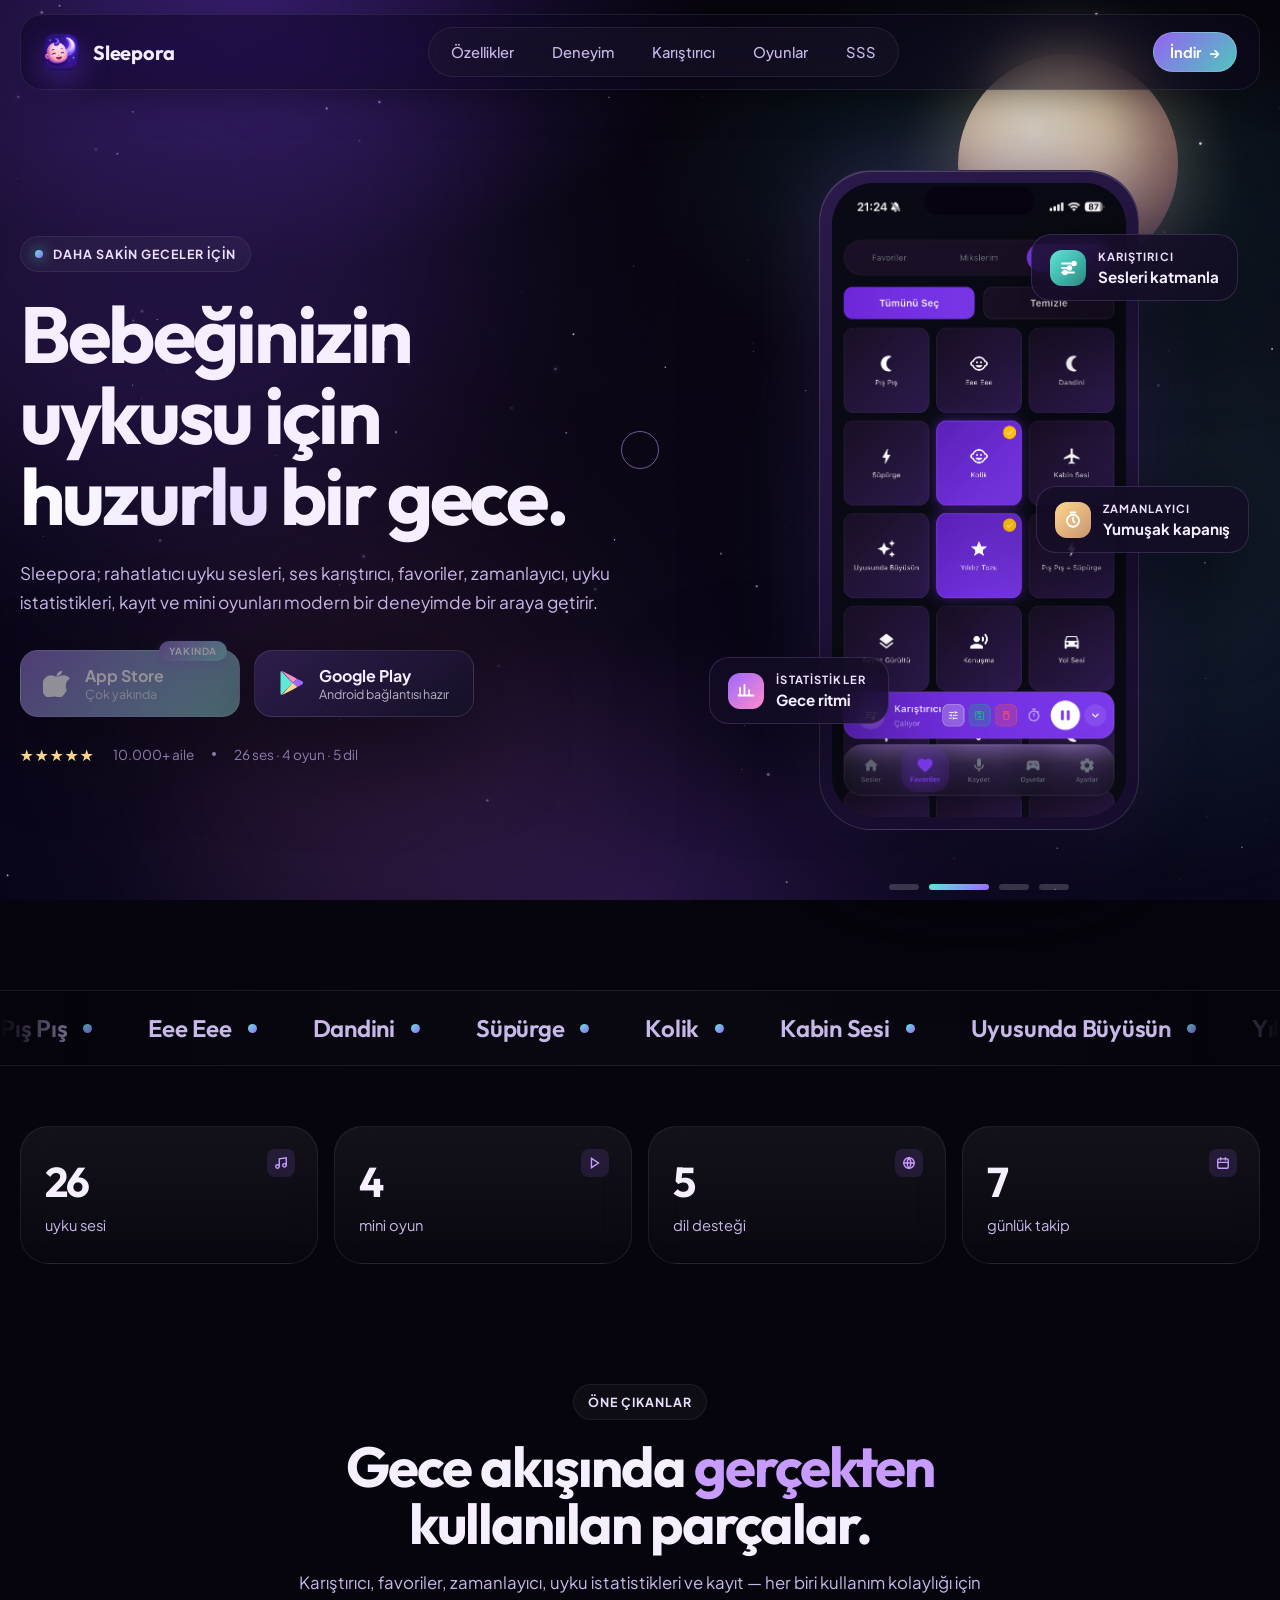
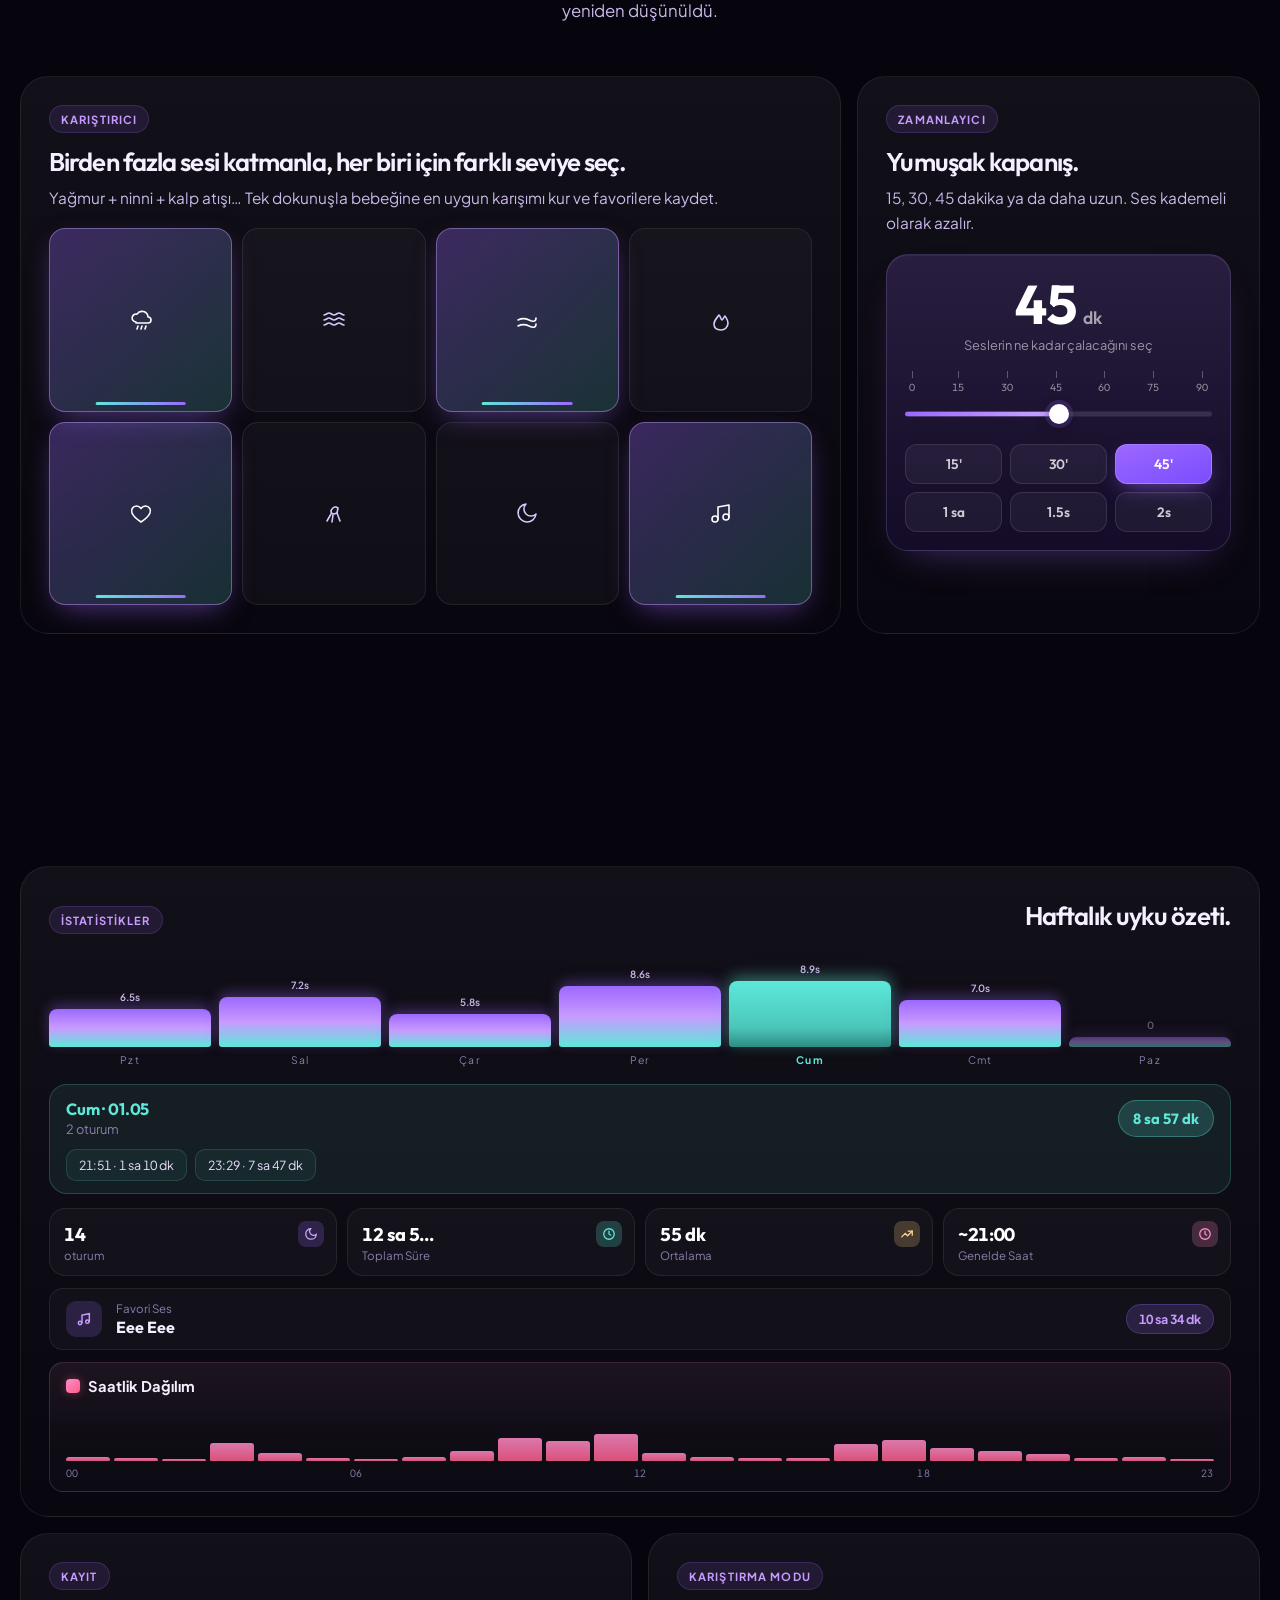
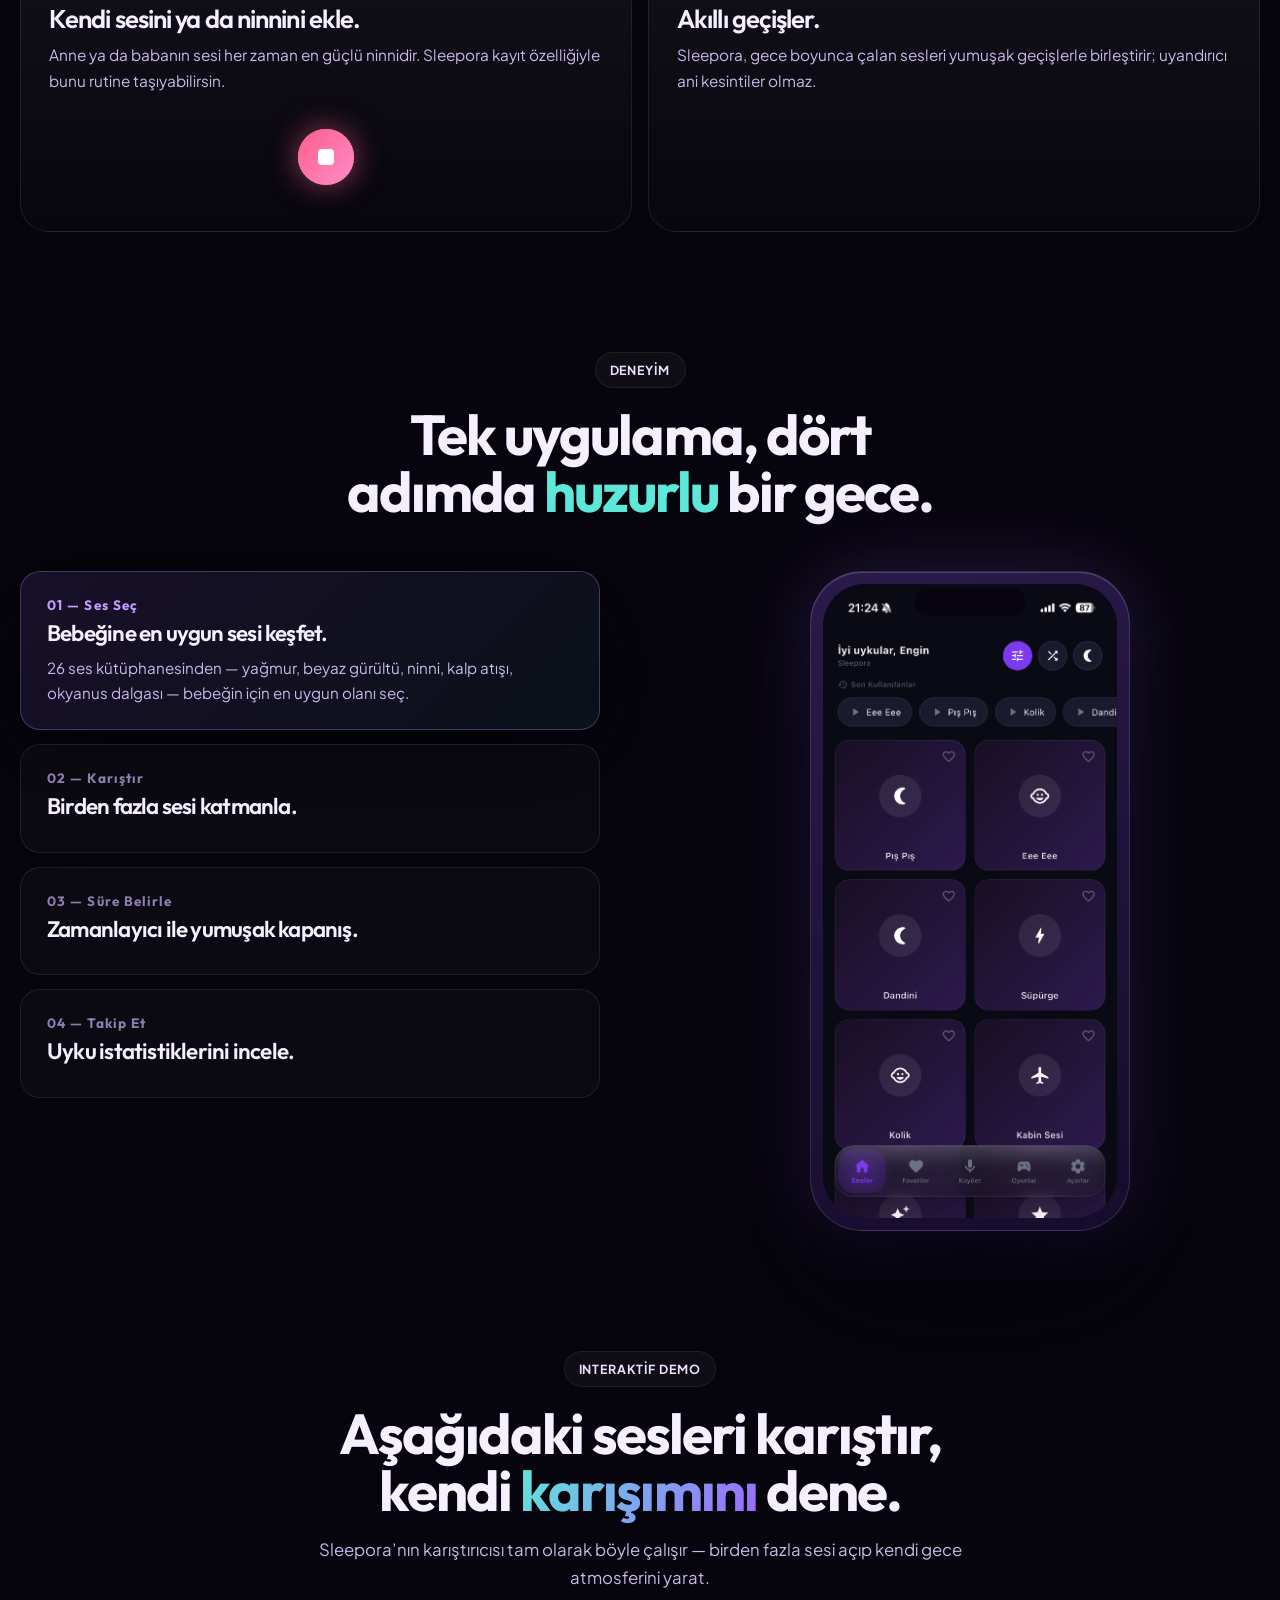
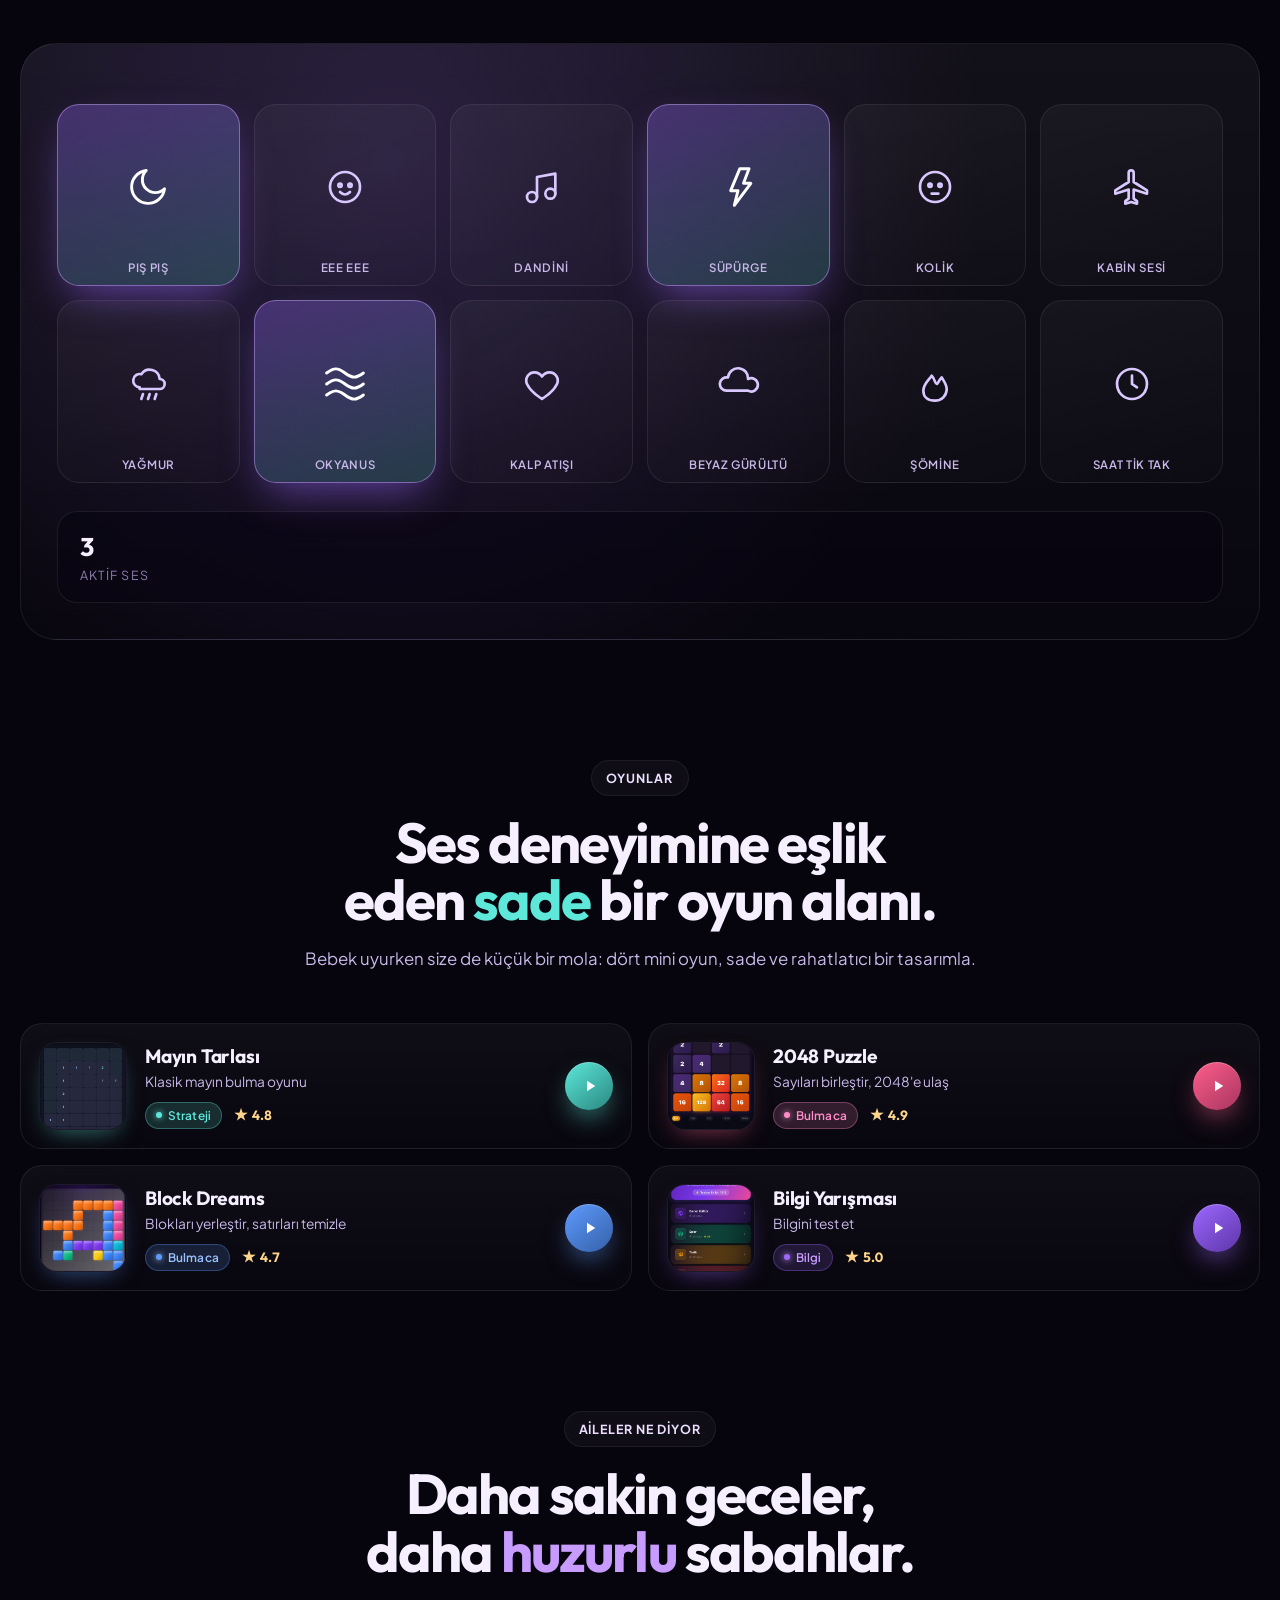
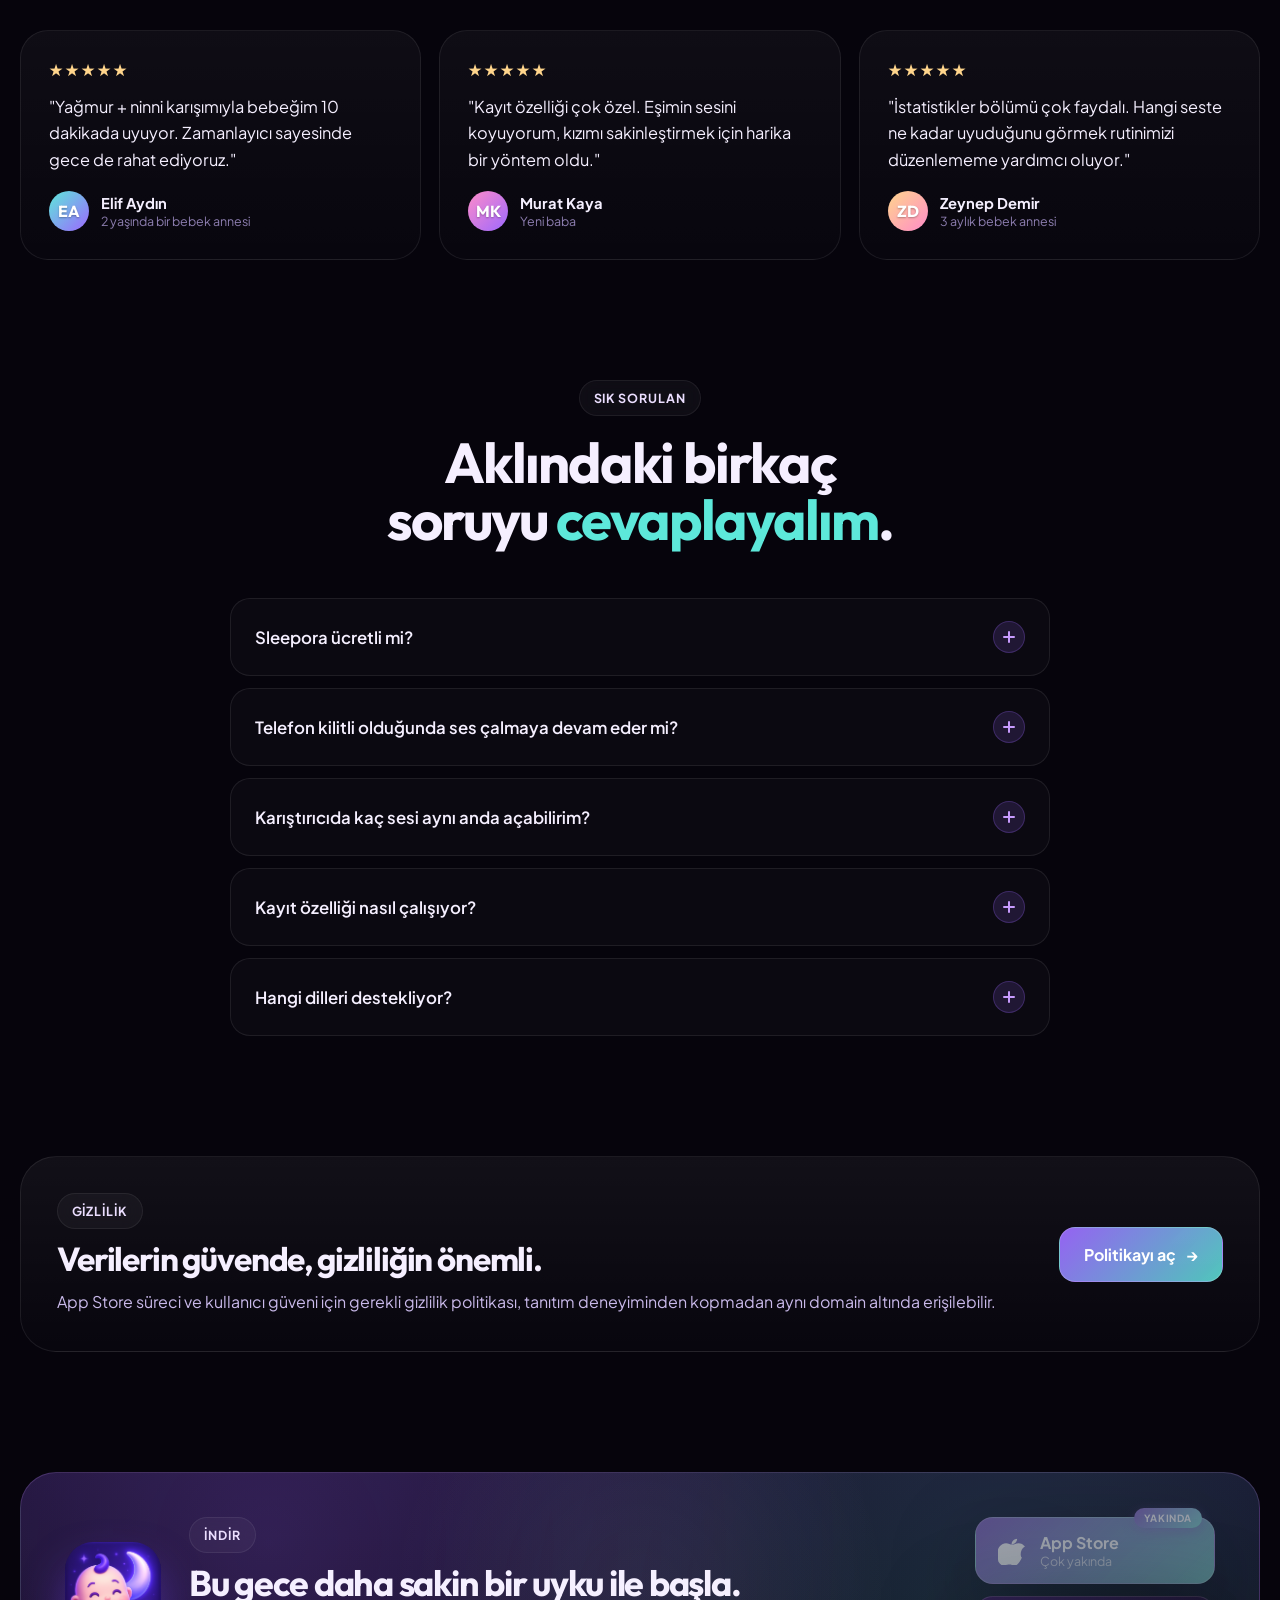
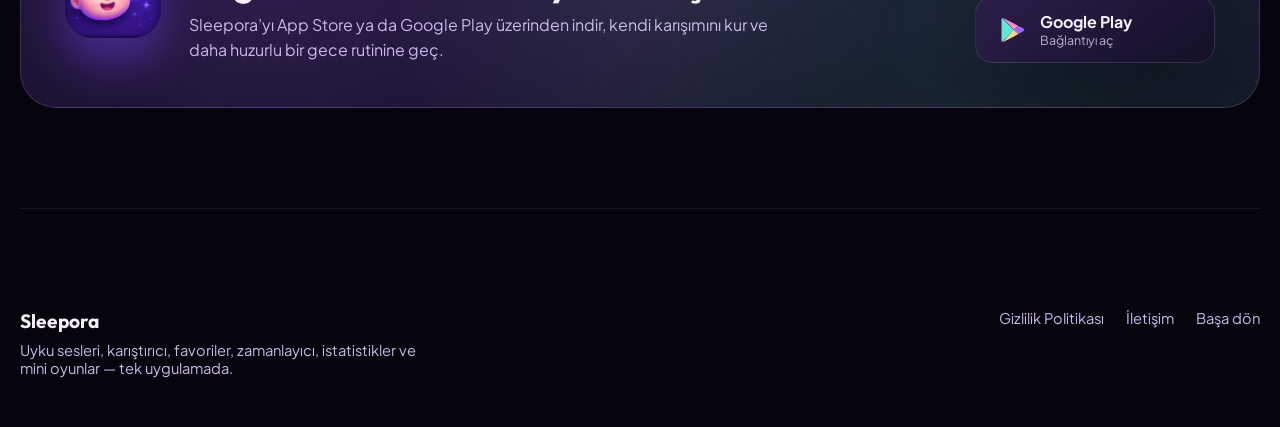
<file: website/index.html>
<!DOCTYPE html>
<html lang="tr">
  <head>
    <meta charset="UTF-8" />
    <meta name="viewport" content="width=device-width, initial-scale=1.0, maximum-scale=1, viewport-fit=cover" />
    <title>Sleepora | Bebeğinizin uykusu için sakin bir gece</title>
    <meta name="description" content="Sleepora ile uyku sesleri, karıştırıcı, favoriler, zamanlayıcı, uyku istatistikleri ve mini oyunları tek uygulamada keşfedin." />
    <meta name="theme-color" content="#08051a" />
    <meta property="og:title" content="Sleepora | Bebek Uyku Sesleri" />
    <meta property="og:description" content="Karıştırıcı, favoriler, zamanlayıcı ve uyku istatistikleriyle daha sakin geceler için tasarlanan Sleepora’yı keşfedin." />
    <meta property="og:type" content="website" />
    <meta property="og:image" content="./assets/screens/home.png" />
    <link rel="icon" href="./assets/logo.jpg" />
    <link rel="preconnect" href="https://fonts.googleapis.com" />
    <link rel="preconnect" href="https://fonts.gstatic.com" crossorigin />
    <link href="https://fonts.googleapis.com/css2?family=Outfit:wght@400;500;600;700;800&family=Plus+Jakarta+Sans:wght@400;500;600;700;800&display=swap" rel="stylesheet" />
    <link rel="stylesheet" href="./styles.css" />
  </head>
  <body data-theme="night" data-anim="high">
    <!-- Background layers -->
    <div class="bg-stack">
      <div class="bg-gradient"></div>
      <canvas id="starfield"></canvas>
      <div class="bg-moon"></div>
      <div class="bg-blob b1"></div>
      <div class="bg-blob b2"></div>
      <div class="bg-blob b3"></div>
    </div>
    <div class="noise"></div>

    <!-- Custom cursor -->
    <div class="cursor-ring"></div>
    <div class="cursor-dot"></div>

    <!-- SVG defs -->
    <svg width="0" height="0" style="position:absolute" aria-hidden="true">
      <defs>
        <linearGradient id="timerGrad" x1="0%" y1="0%" x2="100%" y2="100%">
          <stop offset="0%" stop-color="#5de8da" />
          <stop offset="100%" stop-color="#9d68ff" />
        </linearGradient>
      </defs>
    </svg>

    <div class="site-shell">
      <header class="topbar container">
        <a class="brand" href="#top" aria-label="Sleepora">
          <img src="./assets/logo.jpg" alt="" class="brand-logo" />
          <span>Sleepora</span>
        </a>
        <nav class="nav" aria-label="Birincil">
          <a href="#features"><span>Özellikler</span></a>
          <a href="#showcase"><span>Deneyim</span></a>
          <a href="#mixer"><span>Karıştırıcı</span></a>
          <a href="#games"><span>Oyunlar</span></a>
          <a href="#faq"><span>SSS</span></a>
        </nav>
        <a class="nav-cta" href="#download">İndir <span aria-hidden="true">→</span></a>
        <button class="nav-toggle" id="navToggle" aria-label="Menüyü aç" aria-expanded="false">
          <span></span><span></span><span></span>
        </button>
      </header>
      <nav class="mobile-nav" id="mobileNav" aria-label="Mobil menü">
        <a href="#features">Özellikler</a>
        <a href="#showcase">Deneyim</a>
        <a href="#mixer">Karıştırıcı</a>
        <a href="#games">Oyunlar</a>
        <a href="#faq">SSS</a>
        <a href="#download" class="mobile-nav-cta">İndir →</a>
      </nav>

      <main id="top">
        <!-- HERO -->
        <section class="hero container">
          <div class="hero-copy">
            <span class="eyebrow"><span class="eyebrow-dot"></span> Daha sakin geceler için</span>
            <h1>Bebeğinizin uykusu için <span class="gradient">huzurlu</span> bir gece.</h1>
            <p class="hero-text">
              Sleepora; rahatlatıcı uyku sesleri, ses karıştırıcı, favoriler, zamanlayıcı, uyku istatistikleri, kayıt ve mini oyunları modern bir deneyimde bir araya getirir.
            </p>
            <div class="cta-row">
              <span class="store-button primary disabled" aria-disabled="true" role="button" tabindex="-1">
                <span class="store-icon" aria-hidden="true">
                  <svg viewBox="0 0 24 24" fill="currentColor"><path d="M16.4 1.6c0 1.2-.5 2.4-1.3 3.2-.9.9-2.2 1.6-3.4 1.5-.1-1.2.5-2.4 1.3-3.2.9-.9 2.3-1.5 3.4-1.5zM20.5 17.6c-.6 1.4-.9 2-1.7 3.2-1.1 1.7-2.7 3.8-4.7 3.8-1.7 0-2.2-1.1-4.6-1.1-2.4 0-2.9 1.1-4.6 1.1-2 0-3.5-1.9-4.6-3.6C-.7 16.7-1 11.5 1 8.6c1.5-2.1 3.7-3.3 5.9-3.3 2.2 0 3.6 1.2 5.4 1.2 1.8 0 2.9-1.2 5.4-1.2 1.9 0 4 1 5.4 2.9-4.7 2.6-4 9.4-2.6 9.4z"/></svg>
                </span>
                <span>
                  <strong>App Store</strong>
                  <small>Çok yakında</small>
                </span>
                <span class="soon-badge">Yakında</span>
              </span>
              <a class="store-button secondary" href="https://play.google.com/store/apps/details?id=com.bebekuyku.app" target="_blank" rel="noreferrer">
                <span class="store-icon" aria-hidden="true">
                  <svg viewBox="0 0 24 24"><path fill="#5de8da" d="M3.6 1.7c-.4.4-.6 1-.6 1.7v17.2c0 .8.2 1.4.6 1.7l9.7-10.3L3.6 1.7z"/><path fill="#ff8cc8" d="m17.4 8.5-3.7-2.1L4 1.4l9.4 10.3 4-3.2z"/><path fill="#9d68ff" d="m17.4 15.5 4-2.3c.7-.4 1-1 1-1.5s-.3-1-1-1.5L17.4 8.5l-4 3.2 4 3.8z"/><path fill="#ffd58c" d="m4 22.6 9.7-5 3.7-2.1-4-3.8L4 22.6z"/></svg>
                </span>
                <span>
                  <strong>Google Play</strong>
                  <small>Android bağlantısı hazır</small>
                </span>
              </a>
            </div>
            <div class="hero-meta">
              <span class="stars">★★★★★</span>
              <span>10.000+ aile</span>
              <span class="divider"></span>
              <span>26 ses · 4 oyun · 5 dil</span>
            </div>
          </div>

          <div class="hero-visual">
            <div class="wave-stage" aria-hidden="true">
              <div class="wave-ring"></div>
              <div class="wave-ring"></div>
              <div class="wave-ring"></div>
              <div class="wave-ring"></div>
            </div>

            <div class="phone">
              <div class="phone-screen">
                <div class="phone-slide active" data-slide="0"><img src="./assets/screens/home.png" alt="Sleepora ana ekran" /></div>
                <div class="phone-slide" data-slide="1"><img src="./assets/screens/mixer-grid.png" alt="Karıştırıcı" /></div>
                <div class="phone-slide" data-slide="2"><img src="./assets/screens/sleep-stats.png" alt="Uyku istatistikleri" /></div>
                <div class="phone-slide" data-slide="3"><img src="./assets/screens/favorites.png" alt="Favoriler" /></div>
              </div>
            </div>

            <div class="callout c-mixer" aria-hidden="true">
              <div class="icon-bubble">
                <svg width="18" height="18" viewBox="0 0 24 24" fill="none" stroke="currentColor" stroke-width="2.4" stroke-linecap="round"><path d="M4 6h12M4 12h6M4 18h16"/><circle cx="20" cy="6" r="2.5" fill="currentColor"/><circle cx="14" cy="12" r="2.5" fill="currentColor"/><circle cx="8" cy="18" r="2.5" fill="currentColor"/></svg>
              </div>
              <div>
                <span class="label">Karıştırıcı</span>
                <strong>Sesleri katmanla</strong>
              </div>
            </div>
            <div class="callout c-stats" aria-hidden="true">
              <div class="icon-bubble">
                <svg width="18" height="18" viewBox="0 0 24 24" fill="none" stroke="currentColor" stroke-width="2.4" stroke-linecap="round"><path d="M4 18V8M10 18V4M16 18v-7M22 18H2"/></svg>
              </div>
              <div>
                <span class="label">İstatistikler</span>
                <strong>Gece ritmi</strong>
              </div>
            </div>
            <div class="callout c-timer" aria-hidden="true">
              <div class="icon-bubble">
                <svg width="18" height="18" viewBox="0 0 24 24" fill="none" stroke="currentColor" stroke-width="2.4" stroke-linecap="round"><circle cx="12" cy="13" r="8"/><path d="M12 9v4l2 2M9 2h6"/></svg>
              </div>
              <div>
                <span class="label">Zamanlayıcı</span>
                <strong>Yumuşak kapanış</strong>
              </div>
            </div>

            <div class="phone-dots" role="tablist" aria-label="Ekran geçişleri">
              <button class="dot active" data-slide-target="0" aria-label="Ana ekran"></button>
              <button class="dot" data-slide-target="1" aria-label="Karıştırıcı"></button>
              <button class="dot" data-slide-target="2" aria-label="İstatistikler"></button>
              <button class="dot" data-slide-target="3" aria-label="Favoriler"></button>
            </div>

            <div class="audio-bars" aria-hidden="true">
              <span></span><span></span><span></span><span></span><span></span><span></span><span></span>
              <span></span><span></span><span></span><span></span><span></span><span></span><span></span>
            </div>
          </div>
        </section>

        <!-- Marquee strip -->
        <div class="marquee reveal r-fade" aria-hidden="true">
          <div class="marquee-track" id="marqueeTrack">
            <div class="marquee-group">
              <span class="marquee-item">Pış Pış <span class="blob"></span></span>
              <span class="marquee-item">Eee Eee <span class="blob"></span></span>
              <span class="marquee-item">Dandini <span class="blob"></span></span>
              <span class="marquee-item">Süpürge <span class="blob"></span></span>
              <span class="marquee-item">Kolik <span class="blob"></span></span>
              <span class="marquee-item">Kabin Sesi <span class="blob"></span></span>
              <span class="marquee-item">Uyusunda Büyüsün <span class="blob"></span></span>
              <span class="marquee-item">Yıldız Tozu <span class="blob"></span></span>
              <span class="marquee-item">Pış Pış + Süpürge <span class="blob"></span></span>
              <span class="marquee-item">Beyaz Gürültü <span class="blob"></span></span>
              <span class="marquee-item">Konuşma <span class="blob"></span></span>
              <span class="marquee-item">Yol Sesi <span class="blob"></span></span>
              <span class="marquee-item">Yağmur <span class="blob"></span></span>
              <span class="marquee-item">Saç Kurutma <span class="blob"></span></span>
              <span class="marquee-item">Pış Pış 2 <span class="blob"></span></span>
              <span class="marquee-item">Rüzgar <span class="blob"></span></span>
              <span class="marquee-item">Dalga <span class="blob"></span></span>
              <span class="marquee-item">Duş <span class="blob"></span></span>
              <span class="marquee-item">Helikopter <span class="blob"></span></span>
              <span class="marquee-item">Tren <span class="blob"></span></span>
              <span class="marquee-item">Vantilatör <span class="blob"></span></span>
              <span class="marquee-item">Kalp Atışı <span class="blob"></span></span>
              <span class="marquee-item">Kuş Sesi <span class="blob"></span></span>
              <span class="marquee-item">Su Sesi <span class="blob"></span></span>
              <span class="marquee-item">Çamaşır Makinesi <span class="blob"></span></span>
              <span class="marquee-item">Trafik <span class="blob"></span></span>
            </div>
            <div class="marquee-group" aria-hidden="true">
              <span class="marquee-item">Pış Pış <span class="blob"></span></span>
              <span class="marquee-item">Eee Eee <span class="blob"></span></span>
              <span class="marquee-item">Dandini <span class="blob"></span></span>
              <span class="marquee-item">Süpürge <span class="blob"></span></span>
              <span class="marquee-item">Kolik <span class="blob"></span></span>
              <span class="marquee-item">Kabin Sesi <span class="blob"></span></span>
              <span class="marquee-item">Uyusunda Büyüsün <span class="blob"></span></span>
              <span class="marquee-item">Yıldız Tozu <span class="blob"></span></span>
              <span class="marquee-item">Pış Pış + Süpürge <span class="blob"></span></span>
              <span class="marquee-item">Beyaz Gürültü <span class="blob"></span></span>
              <span class="marquee-item">Konuşma <span class="blob"></span></span>
              <span class="marquee-item">Yol Sesi <span class="blob"></span></span>
              <span class="marquee-item">Yağmur <span class="blob"></span></span>
              <span class="marquee-item">Saç Kurutma <span class="blob"></span></span>
              <span class="marquee-item">Pış Pış 2 <span class="blob"></span></span>
              <span class="marquee-item">Rüzgar <span class="blob"></span></span>
              <span class="marquee-item">Dalga <span class="blob"></span></span>
              <span class="marquee-item">Duş <span class="blob"></span></span>
              <span class="marquee-item">Helikopter <span class="blob"></span></span>
              <span class="marquee-item">Tren <span class="blob"></span></span>
              <span class="marquee-item">Vantilatör <span class="blob"></span></span>
              <span class="marquee-item">Kalp Atışı <span class="blob"></span></span>
              <span class="marquee-item">Kuş Sesi <span class="blob"></span></span>
              <span class="marquee-item">Su Sesi <span class="blob"></span></span>
              <span class="marquee-item">Çamaşır Makinesi <span class="blob"></span></span>
              <span class="marquee-item">Trafik <span class="blob"></span></span>
            </div>
          </div>
        </div>

        <!-- Metrics -->
        <section class="container">
          <div class="metrics">
            <article class="metric-card reveal" data-delay="1">
              <div class="icon-mini">
                <svg width="14" height="14" viewBox="0 0 24 24" fill="none" stroke="currentColor" stroke-width="2.4"><path d="M9 18V5l12-2v13"/><circle cx="6" cy="18" r="3"/><circle cx="18" cy="16" r="3"/></svg>
              </div>
              <strong data-count="26">0</strong>
              <span>uyku sesi</span>
            </article>
            <article class="metric-card reveal" data-delay="2">
              <div class="icon-mini">
                <svg width="14" height="14" viewBox="0 0 24 24" fill="none" stroke="currentColor" stroke-width="2.4" stroke-linecap="round"><path d="M6 4l12 8-12 8z"/></svg>
              </div>
              <strong data-count="4">0</strong>
              <span>mini oyun</span>
            </article>
            <article class="metric-card reveal" data-delay="3">
              <div class="icon-mini">
                <svg width="14" height="14" viewBox="0 0 24 24" fill="none" stroke="currentColor" stroke-width="2.4" stroke-linecap="round"><circle cx="12" cy="12" r="9"/><path d="M3 12h18M12 3a14 14 0 0 1 0 18M12 3a14 14 0 0 0 0 18"/></svg>
              </div>
              <strong data-count="5">0</strong>
              <span>dil desteği</span>
            </article>
            <article class="metric-card reveal" data-delay="4">
              <div class="icon-mini">
                <svg width="14" height="14" viewBox="0 0 24 24" fill="none" stroke="currentColor" stroke-width="2.4" stroke-linecap="round"><rect x="3" y="5" width="18" height="16" rx="2"/><path d="M16 3v4M8 3v4M3 11h18"/></svg>
              </div>
              <strong data-count="7">0</strong>
              <span>günlük takip</span>
            </article>
          </div>
        </section>

        <!-- FEATURES BENTO -->
        <section id="features" class="container block">
          <div class="section-heading reveal">
            <span class="section-tag">Öne çıkanlar</span>
            <h2>Gece akışında <span style="color:var(--accent-2)">gerçekten</span> kullanılan parçalar.</h2>
            <p>Karıştırıcı, favoriler, zamanlayıcı, uyku istatistikleri ve kayıt — her biri kullanım kolaylığı için yeniden düşünüldü.</p>
          </div>

          <div class="bento">
            <article class="bento-card b-large reveal" data-delay="1">
              <span class="badge">Karıştırıcı</span>
              <h3>Birden fazla sesi katmanla, her biri için farklı seviye seç.</h3>
              <p>Yağmur + ninni + kalp atışı… Tek dokunuşla bebeğine en uygun karışımı kur ve favorilere kaydet.</p>
              <div class="mixer-viz" aria-hidden="true">
                <div class="mixer-tile on"><svg viewBox="0 0 24 24"><path d="M7 14a4 4 0 1 1 1-7.9A6 6 0 0 1 19 9a3 3 0 1 1 0 6H7z"/><path d="M9 18l-1 3M13 18l-1 3M17 18l-1 3"/></svg></div>
                <div class="mixer-tile"><svg viewBox="0 0 24 24"><path d="M2 12c2 0 3-2 5-2s3 2 5 2 3-2 5-2 3 2 5 2M2 17c2 0 3-2 5-2s3 2 5 2 3-2 5-2 3 2 5 2M2 7c2 0 3-2 5-2s3 2 5 2 3-2 5-2 3 2 5 2"/></svg></div>
                <div class="mixer-tile on"><svg viewBox="0 0 24 24"><path d="M3 12c4-2 7-2 11 0s7 2 7-2"/><path d="M3 18c4-2 7-2 11 0s7 2 7-2"/></svg></div>
                <div class="mixer-tile"><svg viewBox="0 0 24 24"><path d="M12 22c4 0 7-3 7-7 0-3-2-5-3-7-2 2-2 4-3 4s-1-3-3-5c-2 3-5 5-5 9 0 4 3 6 7 6z"/></svg></div>
                <div class="mixer-tile on"><svg viewBox="0 0 24 24"><path d="M12 21s-7-4.5-9-9c-1.5-3.5 1-7 4.5-7 2 0 3.5 1 4.5 2.5C13 6 14.5 5 16.5 5 20 5 22.5 8.5 21 12c-2 4.5-9 9-9 9z"/></svg></div>
                <div class="mixer-tile"><svg viewBox="0 0 24 24"><path d="M16 7l-1 5-3 1c-1.5 0-3-1-3-3 0-1 1-2 2-3 0 0 1-1 2-1 1 0 1 0 1 0z"/><path d="M9 13l-4 7M15 12l3 8M11 14l-1 7"/></svg></div>
                <div class="mixer-tile"><svg viewBox="0 0 24 24"><path d="M21 13a9 9 0 1 1-10-10 7 7 0 0 0 10 10z"/></svg></div>
                <div class="mixer-tile on"><svg viewBox="0 0 24 24"><path d="M9 18V6l11-2v12"/><circle cx="6" cy="18" r="3"/><circle cx="17" cy="16" r="3"/></svg></div>
              </div>
            </article>

            <article class="bento-card b-tall reveal" data-delay="2">
              <span class="badge">Zamanlayıcı</span>
              <h3>Yumuşak kapanış.</h3>
              <p>15, 30, 45 dakika ya da daha uzun. Ses kademeli olarak azalır.</p>
              <div class="timer-widget" id="timerWidget">
                <div class="tw-display">
                  <span class="tw-num" id="twNum">45</span><span class="tw-unit">dk</span>
                </div>
                <div class="tw-sub">Seslerin ne kadar çalacağını seç</div>
                <div class="tw-ticks">
                  <span>0</span><span>15</span><span>30</span><span>45</span><span>60</span><span>75</span><span>90</span>
                </div>
                <div class="tw-slider" id="twSlider">
                  <div class="tw-track">
                    <div class="tw-fill" id="twFill"></div>
                  </div>
                  <div class="tw-thumb" id="twThumb"></div>
                </div>
                <div class="tw-presets" id="twPresets">
                  <button data-min="15">15'</button>
                  <button data-min="30">30'</button>
                  <button data-min="45" class="on">45'</button>
                  <button data-min="60">1 sa</button>
                  <button data-min="90">1.5s</button>
                  <button data-min="120">2s</button>
                </div>
              </div>
            </article>

            <article class="bento-card b-wide reveal" data-delay="1">
              <span class="badge">Favoriler</span>
              <h3>Sevdiğin karışımı tek dokunuşla başlat.</h3>
              <div class="fav-pills" aria-hidden="true">
                <span class="heart">♥ Yağmur + Ninni</span>
                <span class="heart">♥ Okyanus</span>
                <span>Beyaz gürültü</span>
                <span>Şömine</span>
                <span>Anne kalbi</span>
              </div>
            </article>

            <article class="bento-card b-stats reveal" data-delay="2">
              <div class="stats-head">
                <span class="badge">İstatistikler</span>
                <h3>Haftalık uyku özeti.</h3>
              </div>
              <div class="stats-bars" aria-hidden="true">
                <div class="bar-col"><div class="bar-track"><div class="bar" data-value="6.5s" style="height:55%; animation-delay:.1s"></div></div><small>Pzt</small></div>
                <div class="bar-col"><div class="bar-track"><div class="bar" data-value="7.2s" style="height:72%; animation-delay:.2s"></div></div><small>Sal</small></div>
                <div class="bar-col"><div class="bar-track"><div class="bar" data-value="5.8s" style="height:48%; animation-delay:.3s"></div></div><small>Çar</small></div>
                <div class="bar-col"><div class="bar-track"><div class="bar" data-value="8.6s" style="height:88%; animation-delay:.4s"></div></div><small>Per</small></div>
                <div class="bar-col today"><div class="bar-track"><div class="bar" data-value="8.9s" style="height:96%; animation-delay:.5s"></div></div><small>Cum</small></div>
                <div class="bar-col"><div class="bar-track"><div class="bar" data-value="7.0s" style="height:68%; animation-delay:.6s"></div></div><small>Cmt</small></div>
                <div class="bar-col"><div class="bar-track"><div class="bar" data-value="0" style="height:14%; animation-delay:.7s; opacity:.45"></div></div><small>Paz</small></div>
              </div>

              <div class="stats-today">
                <div class="st-row">
                  <div>
                    <span class="st-day">Cum · 01.05</span>
                    <span class="st-sub">2 oturum</span>
                  </div>
                  <span class="st-pill">8 sa 57 dk</span>
                </div>
                <div class="st-sessions">
                  <span>21:51 · 1 sa 10 dk</span>
                  <span>23:29 · 7 sa 47 dk</span>
                </div>
              </div>

              <div class="stats-kpis">
                <div class="kpi">
                  <span class="kpi-icon ki-1">
                    <svg width="14" height="14" viewBox="0 0 24 24" fill="none" stroke="currentColor" stroke-width="2.2" stroke-linecap="round"><path d="M21 12.8A9 9 0 1 1 11.2 3a7 7 0 0 0 9.8 9.8z"/></svg>
                  </span>
                  <strong>14</strong>
                  <small>oturum</small>
                </div>
                <div class="kpi">
                  <span class="kpi-icon ki-2">
                    <svg width="14" height="14" viewBox="0 0 24 24" fill="none" stroke="currentColor" stroke-width="2.2" stroke-linecap="round"><circle cx="12" cy="12" r="9"/><path d="M12 7v5l3 2"/></svg>
                  </span>
                  <strong>12 sa 5…</strong>
                  <small>Toplam Süre</small>
                </div>
                <div class="kpi">
                  <span class="kpi-icon ki-3">
                    <svg width="14" height="14" viewBox="0 0 24 24" fill="none" stroke="currentColor" stroke-width="2.2" stroke-linecap="round"><polyline points="3 17 9 11 13 15 21 7"/><polyline points="14 7 21 7 21 14"/></svg>
                  </span>
                  <strong>55 dk</strong>
                  <small>Ortalama</small>
                </div>
                <div class="kpi">
                  <span class="kpi-icon ki-4">
                    <svg width="14" height="14" viewBox="0 0 24 24" fill="none" stroke="currentColor" stroke-width="2.2" stroke-linecap="round"><circle cx="12" cy="12" r="9"/><path d="M12 7v5l3 2"/></svg>
                  </span>
                  <strong>~21:00</strong>
                  <small>Genelde Saat</small>
                </div>
              </div>

              <div class="stats-fav">
                <span class="sf-icon">
                  <svg width="16" height="16" viewBox="0 0 24 24" fill="none" stroke="currentColor" stroke-width="2.2" stroke-linecap="round"><path d="M9 18V6l11-2v12"/><circle cx="6" cy="18" r="2.5"/><circle cx="17" cy="16" r="2.5"/></svg>
                </span>
                <div class="sf-text">
                  <small>Favori Ses</small>
                  <strong>Eee Eee</strong>
                </div>
                <span class="sf-time">10 sa 34 dk</span>
              </div>

              <div class="stats-hourly">
                <div class="sh-head">
                  <span class="sh-dot"></span>
                  <strong>Saatlik Dağılım</strong>
                </div>
                <div class="sh-bars" aria-hidden="true">
                  <div class="sh" style="--h:8%"></div>
                  <div class="sh" style="--h:6%"></div>
                  <div class="sh" style="--h:4%"></div>
                  <div class="sh" style="--h:32%"></div>
                  <div class="sh" style="--h:14%"></div>
                  <div class="sh" style="--h:6%"></div>
                  <div class="sh" style="--h:4%"></div>
                  <div class="sh" style="--h:8%"></div>
                  <div class="sh" style="--h:18%"></div>
                  <div class="sh" style="--h:42%"></div>
                  <div class="sh" style="--h:36%"></div>
                  <div class="sh" style="--h:48%"></div>
                  <div class="sh" style="--h:14%"></div>
                  <div class="sh" style="--h:8%"></div>
                  <div class="sh" style="--h:5%"></div>
                  <div class="sh" style="--h:6%"></div>
                  <div class="sh" style="--h:30%"></div>
                  <div class="sh" style="--h:38%"></div>
                  <div class="sh" style="--h:24%"></div>
                  <div class="sh" style="--h:18%"></div>
                  <div class="sh" style="--h:12%"></div>
                  <div class="sh" style="--h:6%"></div>
                  <div class="sh" style="--h:8%"></div>
                  <div class="sh" style="--h:4%"></div>
                </div>
                <div class="sh-axis"><span>00</span><span>06</span><span>12</span><span>18</span><span>23</span></div>
              </div>
            </article>

            <article class="bento-card b-wide reveal" data-delay="3">
              <span class="badge">Kayıt</span>
              <h3>Kendi sesini ya da ninnini ekle.</h3>
              <p>Anne ya da babanın sesi her zaman en güçlü ninnidir. Sleepora kayıt özelliğiyle bunu rutine taşıyabilirsin.</p>
              <div class="record-pulse" aria-hidden="true">
                <div class="stack">
                  <div class="ripple"></div>
                  <div class="ripple r2"></div>
                  <div class="dot-rec"></div>
                </div>
              </div>
            </article>

            <article class="bento-card b-small reveal" data-delay="4">
              <span class="badge">Karıştırma modu</span>
              <h3>Akıllı geçişler.</h3>
              <p>Sleepora, gece boyunca çalan sesleri yumuşak geçişlerle birleştirir; uyandırıcı ani kesintiler olmaz.</p>
            </article>
          </div>
        </section>

        <!-- SHOWCASE: scroll-pinned phone -->
        <section id="showcase" class="container block">
          <div class="section-heading reveal">
            <span class="section-tag">Deneyim</span>
            <h2>Tek uygulama, dört adımda <span style="color:var(--teal)">huzurlu</span> bir gece.</h2>
          </div>

          <div class="showcase">
            <div class="showcase-steps">
              <button class="step-card active reveal" data-delay="1">
                <span class="step-num">01 — Ses Seç</span>
                <h3>Bebeğine en uygun sesi keşfet.</h3>
                <p>26 ses kütüphanesinden — yağmur, beyaz gürültü, ninni, kalp atışı, okyanus dalgası — bebeğin için en uygun olanı seç.</p>
              </button>
              <button class="step-card reveal" data-delay="2">
                <span class="step-num">02 — Karıştır</span>
                <h3>Birden fazla sesi katmanla.</h3>
                <p>Karıştırıcıdan istediğin sesleri aynı anda aç, her biri için ayrı seviye belirle ve kendi karışımını kur.</p>
              </button>
              <button class="step-card reveal" data-delay="3">
                <span class="step-num">03 — Süre Belirle</span>
                <h3>Zamanlayıcı ile yumuşak kapanış.</h3>
                <p>15, 30, 45 dakika veya daha uzun süre seçeneklerinden biriyle gecenin akışını kontrollü tut.</p>
              </button>
              <button class="step-card reveal" data-delay="4">
                <span class="step-num">04 — Takip Et</span>
                <h3>Uyku istatistiklerini incele.</h3>
                <p>Toplam süre, ortalama uyku, en sevilen ses ve haftalık görünümle bebeğinin uyku düzenini daha yakından izle.</p>
              </button>
            </div>

            <div class="showcase-phone reveal" data-delay="1">
              <div class="phone">
                <div class="phone-screen">
                  <div class="phone-slide active"><img src="./assets/screens/home.png" alt="Ana ekran" /></div>
                  <div class="phone-slide"><img src="./assets/screens/mixer-edit.png" alt="Karıştırıcı düzenleme" /></div>
                  <div class="phone-slide"><img src="./assets/screens/timer.png" alt="Zamanlayıcı" /></div>
                  <div class="phone-slide"><img src="./assets/screens/sleep-stats.png" alt="Uyku istatistikleri" /></div>
                </div>
              </div>
            </div>
          </div>
        </section>

        <!-- INTERACTIVE MIXER DEMO -->
        <section id="mixer" class="container block">
          <div class="section-heading reveal">
            <span class="section-tag">Interaktif demo</span>
            <h2>Aşağıdaki sesleri karıştır, kendi <span class="gradient" style="background:linear-gradient(120deg,var(--teal),var(--accent));-webkit-background-clip:text;background-clip:text;color:transparent">karışımını</span> dene.</h2>
            <p>Sleepora’nın karıştırıcısı tam olarak böyle çalışır — birden fazla sesi açıp kendi gece atmosferini yarat.</p>
          </div>

          <div class="mixer-demo reveal">
            <div class="mixer-grid" id="mixerGrid">
              <button class="sound-pad" data-id="pispis"><span class="icon"><svg viewBox="0 0 24 24"><path d="M21 13a9 9 0 1 1-10-10 7 7 0 0 0 10 10z"/></svg></span><span class="label">Pış Pış</span><span class="pulse-ring"></span></button>
              <button class="sound-pad" data-id="eeeee"><span class="icon"><svg viewBox="0 0 24 24"><circle cx="12" cy="12" r="9"/><circle cx="9" cy="11" r="1"/><circle cx="15" cy="11" r="1"/><path d="M9 15c1 1 2 1.5 3 1.5s2-.5 3-1.5"/></svg></span><span class="label">Eee Eee</span><span class="pulse-ring"></span></button>
              <button class="sound-pad" data-id="dandini"><span class="icon"><svg viewBox="0 0 24 24"><path d="M9 18V6l11-2v12"/><circle cx="6" cy="18" r="3"/><circle cx="17" cy="16" r="3"/></svg></span><span class="label">Dandini</span><span class="pulse-ring"></span></button>
              <button class="sound-pad" data-id="supurge"><span class="icon"><svg viewBox="0 0 24 24"><path d="M13 2L8 14h4l-2 8 9-12h-4l3-8z"/></svg></span><span class="label">Süpürge</span><span class="pulse-ring"></span></button>
              <button class="sound-pad" data-id="kolik"><span class="icon"><svg viewBox="0 0 24 24"><circle cx="12" cy="12" r="9"/><circle cx="9" cy="11" r="1"/><circle cx="15" cy="11" r="1"/><path d="M10 16h4"/></svg></span><span class="label">Kolik</span><span class="pulse-ring"></span></button>
              <button class="sound-pad" data-id="kabin"><span class="icon"><svg viewBox="0 0 24 24"><path d="M21 16v-2l-8-5V3.5a1.5 1.5 0 0 0-3 0V9l-8 5v2l8-2.5V19l-2 1.5V22l3.5-1L15 22v-1.5L13 19v-5.5z"/></svg></span><span class="label">Kabin Sesi</span><span class="pulse-ring"></span></button>
              <button class="sound-pad" data-id="yagmur"><span class="icon"><svg viewBox="0 0 24 24"><path d="M7 14a4 4 0 1 1 1-7.9A6 6 0 0 1 19 9a3 3 0 1 1 0 6H7z"/><path d="M9 18l-1 3M13 18l-1 3M17 18l-1 3"/></svg></span><span class="label">Yağmur</span><span class="pulse-ring"></span></button>
              <button class="sound-pad" data-id="okyanus"><span class="icon"><svg viewBox="0 0 24 24"><path d="M2 12c4-3 6-3 10 0s6 3 10 0M2 18c4-3 6-3 10 0s6 3 10 0M2 6c4-3 6-3 10 0s6 3 10 0"/></svg></span><span class="label">Okyanus</span><span class="pulse-ring"></span></button>
              <button class="sound-pad" data-id="kalp"><span class="icon"><svg viewBox="0 0 24 24"><path d="M12 21s-7-4.5-9-9c-1.5-3.5 1-7 4.5-7 2 0 3.5 1 4.5 2.5C13 6 14.5 5 16.5 5 20 5 22.5 8.5 21 12c-2 4.5-9 9-9 9z"/></svg></span><span class="label">Kalp Atışı</span><span class="pulse-ring"></span></button>
              <button class="sound-pad" data-id="beyaz"><span class="icon"><svg viewBox="0 0 24 24"><path d="M5 16a4 4 0 1 1 1-7.9A6 6 0 0 1 18 9a4 4 0 1 1 0 7H5z"/></svg></span><span class="label">Beyaz Gürültü</span><span class="pulse-ring"></span></button>
              <button class="sound-pad" data-id="somine"><span class="icon"><svg viewBox="0 0 24 24"><path d="M12 22c4 0 7-3 7-7 0-3-2-5-3-7-2 2-2 4-3 4s-1-3-3-5c-2 3-5 5-5 9 0 4 3 6 7 6z"/></svg></span><span class="label">Şömine</span><span class="pulse-ring"></span></button>
              <button class="sound-pad" data-id="saat"><span class="icon"><svg viewBox="0 0 24 24"><circle cx="12" cy="12" r="9"/><path d="M12 7v5l3 2"/></svg></span><span class="label">Saat Tik Tak</span><span class="pulse-ring"></span></button>
            </div>
            <div class="mixer-summary">
              <div class="count">
                <strong>3</strong>
                <span>aktif ses</span>
              </div>
              <div class="live-bars" aria-hidden="true">
                <span style="animation-delay:0s"></span>
                <span style="animation-delay:.1s"></span>
                <span style="animation-delay:.2s"></span>
                <span style="animation-delay:.3s"></span>
                <span style="animation-delay:.2s"></span>
                <span style="animation-delay:.1s"></span>
                <span style="animation-delay:0s"></span>
                <span style="animation-delay:.1s"></span>
                <span style="animation-delay:.2s"></span>
                <span style="animation-delay:.3s"></span>
                <span style="animation-delay:.2s"></span>
                <span style="animation-delay:.1s"></span>
              </div>
            </div>
          </div>
        </section>

        <!-- GAMES -->
        <section id="games" class="container block">
          <div class="section-heading reveal">
            <span class="section-tag">Oyunlar</span>
            <h2>Ses deneyimine eşlik eden <span style="color:var(--teal)">sade</span> bir oyun alanı.</h2>
            <p>Bebek uyurken size de küçük bir mola: dört mini oyun, sade ve rahatlatıcı bir tasarımla.</p>
          </div>
          <div class="games-list">
            <article class="game-row reveal" data-delay="1" style="--accent-c:#5de8da; --accent-c2:#2a8780;">
              <div class="gr-thumb"><img src="./assets/screens/minesweeper.png" alt="Mayın Tarlası" loading="lazy" /></div>
              <div class="gr-meta">
                <h4>Mayın Tarlası</h4>
                <p>Klasik mayın bulma oyunu</p>
                <div class="gr-tags">
                  <span class="chip" style="background:rgba(93,232,218,0.16); border-color:rgba(93,232,218,0.32); color:var(--teal)">
                    <span class="chip-dot" style="background:var(--teal)"></span>
                    Strateji
                  </span>
                  <span class="rating"><span class="star">★</span> 4.8</span>
                </div>
              </div>
              <button class="gr-play" aria-label="Mayın Tarlası'nı oyna">
                <svg width="18" height="18" viewBox="0 0 24 24" fill="currentColor"><path d="M8 5v14l11-7z"/></svg>
              </button>
            </article>

            <article class="game-row reveal" data-delay="2" style="--accent-c:#ff5e8c; --accent-c2:#a83560;">
              <div class="gr-thumb"><img src="./assets/screens/puzzle-2048.png" alt="2048 Puzzle" loading="lazy" /></div>
              <div class="gr-meta">
                <h4>2048 Puzzle</h4>
                <p>Sayıları birleştir, 2048'e ulaş</p>
                <div class="gr-tags">
                  <span class="chip" style="background:rgba(255,140,200,0.16); border-color:rgba(255,140,200,0.32); color:var(--pink)">
                    <span class="chip-dot" style="background:var(--pink)"></span>
                    Bulmaca
                  </span>
                  <span class="rating"><span class="star">★</span> 4.9</span>
                </div>
              </div>
              <button class="gr-play" aria-label="2048 Puzzle'ı oyna">
                <svg width="18" height="18" viewBox="0 0 24 24" fill="currentColor"><path d="M8 5v14l11-7z"/></svg>
              </button>
            </article>

            <article class="game-row reveal" data-delay="3" style="--accent-c:#5e9bff; --accent-c2:#3560a8;">
              <div class="gr-thumb"><img src="./assets/screens/block-dreams.png" alt="Block Dreams" loading="lazy" /></div>
              <div class="gr-meta">
                <h4>Block Dreams</h4>
                <p>Blokları yerleştir, satırları temizle</p>
                <div class="gr-tags">
                  <span class="chip" style="background:rgba(94,155,255,0.16); border-color:rgba(94,155,255,0.32); color:#9bc2ff">
                    <span class="chip-dot" style="background:#5e9bff"></span>
                    Bulmaca
                  </span>
                  <span class="rating"><span class="star">★</span> 4.7</span>
                </div>
              </div>
              <button class="gr-play" aria-label="Block Dreams'i oyna">
                <svg width="18" height="18" viewBox="0 0 24 24" fill="currentColor"><path d="M8 5v14l11-7z"/></svg>
              </button>
            </article>

            <article class="game-row reveal" data-delay="4" style="--accent-c:#9d68ff; --accent-c2:#5d35a8;">
              <div class="gr-thumb"><img src="./assets/screens/quiz-categories.png" alt="Bilgi Yarışması" loading="lazy" /></div>
              <div class="gr-meta">
                <h4>Bilgi Yarışması</h4>
                <p>Bilgini test et</p>
                <div class="gr-tags">
                  <span class="chip" style="background:rgba(157,104,255,0.16); border-color:rgba(157,104,255,0.32); color:var(--accent-2)">
                    <span class="chip-dot" style="background:var(--accent)"></span>
                    Bilgi
                  </span>
                  <span class="rating"><span class="star">★</span> 5.0</span>
                </div>
              </div>
              <button class="gr-play" aria-label="Bilgi Yarışması'nı oyna">
                <svg width="18" height="18" viewBox="0 0 24 24" fill="currentColor"><path d="M8 5v14l11-7z"/></svg>
              </button>
            </article>
          </div>
        </section>

        <!-- TESTIMONIALS -->
        <section class="container block">
          <div class="section-heading reveal">
            <span class="section-tag">Aileler ne diyor</span>
            <h2>Daha sakin geceler, daha <span style="color:var(--accent-2)">huzurlu</span> sabahlar.</h2>
          </div>
          <div class="tt-track">
            <article class="tt-card reveal" data-delay="1">
              <div class="stars">★★★★★</div>
              <blockquote>"Yağmur + ninni karışımıyla bebeğim 10 dakikada uyuyor. Zamanlayıcı sayesinde gece de rahat ediyoruz."</blockquote>
              <div class="who">
                <div class="avatar" style="background:linear-gradient(135deg,#5de8da,#9d68ff)">EA</div>
                <div><strong>Elif Aydın</strong><small>2 yaşında bir bebek annesi</small></div>
              </div>
            </article>
            <article class="tt-card reveal" data-delay="2">
              <div class="stars">★★★★★</div>
              <blockquote>"Kayıt özelliği çok özel. Eşimin sesini koyuyorum, kızımı sakinleştirmek için harika bir yöntem oldu."</blockquote>
              <div class="who">
                <div class="avatar" style="background:linear-gradient(135deg,#ff8cc8,#9d68ff)">MK</div>
                <div><strong>Murat Kaya</strong><small>Yeni baba</small></div>
              </div>
            </article>
            <article class="tt-card reveal" data-delay="3">
              <div class="stars">★★★★★</div>
              <blockquote>"İstatistikler bölümü çok faydalı. Hangi seste ne kadar uyuduğunu görmek rutinimizi düzenlememe yardımcı oluyor."</blockquote>
              <div class="who">
                <div class="avatar" style="background:linear-gradient(135deg,#ffd58c,#ff8cc8)">ZD</div>
                <div><strong>Zeynep Demir</strong><small>3 aylık bebek annesi</small></div>
              </div>
            </article>
          </div>
        </section>

        <!-- FAQ -->
        <section id="faq" class="container block">
          <div class="section-heading reveal">
            <span class="section-tag">Sık sorulan</span>
            <h2>Aklındaki birkaç soruyu <span style="color:var(--teal)">cevaplayalım</span>.</h2>
          </div>
          <div class="faq">
            <div class="faq-item reveal">
              <button class="faq-q">Sleepora ücretli mi?<span class="plus" aria-hidden="true"></span></button>
              <div class="faq-a"><div class="faq-a-inner">Sleepora’yı App Store ve Google Play üzerinden indirebilirsin. Temel özellikler kullanıma açık, premium içerikler için uygulama içi seçenekler sunuluyor.</div></div>
            </div>
            <div class="faq-item reveal" data-delay="1">
              <button class="faq-q">Telefon kilitli olduğunda ses çalmaya devam eder mi?<span class="plus" aria-hidden="true"></span></button>
              <div class="faq-a"><div class="faq-a-inner">Evet. Sleepora arka planda çalışır; telefonunu kilitlesen de zamanlayıcı bitene kadar ses kesilmez.</div></div>
            </div>
            <div class="faq-item reveal" data-delay="2">
              <button class="faq-q">Karıştırıcıda kaç sesi aynı anda açabilirim?<span class="plus" aria-hidden="true"></span></button>
              <div class="faq-a"><div class="faq-a-inner">Tüm sesleri aynı anda katmanlayabilirsin. Her biri için ayrı seviye ayarlayarak kendi rahatlatıcı karışımını oluşturabilirsin.</div></div>
            </div>
            <div class="faq-item reveal" data-delay="3">
              <button class="faq-q">Kayıt özelliği nasıl çalışıyor?<span class="plus" aria-hidden="true"></span></button>
              <div class="faq-a"><div class="faq-a-inner">Uygulama içinde kendi sesini, ninnini veya bebeğin sevdiği bir melodiyi kaydedebilir, bu kaydı diğer seslerle karıştırabilirsin.</div></div>
            </div>
            <div class="faq-item reveal" data-delay="4">
              <button class="faq-q">Hangi dilleri destekliyor?<span class="plus" aria-hidden="true"></span></button>
              <div class="faq-a"><div class="faq-a-inner">Sleepora 5 dilde kullanılabilir: Türkçe, İngilizce, Almanca, İspanyolca ve Fransızca.</div></div>
            </div>
          </div>
        </section>

        <!-- PRIVACY -->
        <section id="privacy" class="container block">
          <article class="privacy-card reveal">
            <div>
              <span class="section-tag">Gizlilik</span>
              <h2>Verilerin güvende, gizliliğin önemli.</h2>
              <p>App Store süreci ve kullanıcı güveni için gerekli gizlilik politikası, tanıtım deneyiminden kopmadan aynı domain altında erişilebilir.</p>
            </div>
            <a class="text-button" href="./privacy-policy.html">Politikayı aç <span class="arrow">→</span></a>
          </article>
        </section>

        <!-- DOWNLOAD CTA -->
        <section id="download" class="container block">
          <article class="download-card reveal">
            <img src="./assets/logo.jpg" alt="" class="download-logo" />
            <div>
              <span class="section-tag">İndir</span>
              <h2>Bu gece daha sakin bir uyku ile başla.</h2>
              <p>Sleepora’yı App Store ya da Google Play üzerinden indir, kendi karışımını kur ve daha huzurlu bir gece rutinine geç.</p>
            </div>
            <div class="download-actions">
              <span class="store-button primary disabled" aria-disabled="true" role="button" tabindex="-1">
                <span class="store-icon" aria-hidden="true"><svg viewBox="0 0 24 24" fill="currentColor"><path d="M16.4 1.6c0 1.2-.5 2.4-1.3 3.2-.9.9-2.2 1.6-3.4 1.5-.1-1.2.5-2.4 1.3-3.2.9-.9 2.3-1.5 3.4-1.5zM20.5 17.6c-.6 1.4-.9 2-1.7 3.2-1.1 1.7-2.7 3.8-4.7 3.8-1.7 0-2.2-1.1-4.6-1.1-2.4 0-2.9 1.1-4.6 1.1-2 0-3.5-1.9-4.6-3.6C-.7 16.7-1 11.5 1 8.6c1.5-2.1 3.7-3.3 5.9-3.3 2.2 0 3.6 1.2 5.4 1.2 1.8 0 2.9-1.2 5.4-1.2 1.9 0 4 1 5.4 2.9-4.7 2.6-4 9.4-2.6 9.4z"/></svg></span>
                <span><strong>App Store</strong><small>Çok yakında</small></span>
                <span class="soon-badge">Yakında</span>
              </span>
              <a class="store-button secondary" href="https://play.google.com/store/apps/details?id=com.bebekuyku.app" target="_blank" rel="noreferrer">
                <span class="store-icon" aria-hidden="true"><svg viewBox="0 0 24 24"><path fill="#5de8da" d="M3.6 1.7c-.4.4-.6 1-.6 1.7v17.2c0 .8.2 1.4.6 1.7l9.7-10.3L3.6 1.7z"/><path fill="#ff8cc8" d="m17.4 8.5-3.7-2.1L4 1.4l9.4 10.3 4-3.2z"/><path fill="#9d68ff" d="m17.4 15.5 4-2.3c.7-.4 1-1 1-1.5s-.3-1-1-1.5L17.4 8.5l-4 3.2 4 3.8z"/><path fill="#ffd58c" d="m4 22.6 9.7-5 3.7-2.1-4-3.8L4 22.6z"/></svg></span>
                <span><strong>Google Play</strong><small>Bağlantıyı aç</small></span>
              </a>
            </div>
          </article>
        </section>
      </main>

      <footer class="footer container">
        <div class="left">
          <strong>Sleepora</strong>
          <p>Uyku sesleri, karıştırıcı, favoriler, zamanlayıcı, istatistikler ve mini oyunlar — tek uygulamada.</p>
        </div>
        <div class="footer-links">
          <a href="./privacy-policy.html">Gizlilik Politikası</a>
          <a href="mailto:destek@sleepora.com">İletişim</a>
          <a href="#top">Başa dön</a>
        </div>
      </footer>
    </div>

    <script src="./script.js"></script>
  </body>
</html>
</file>
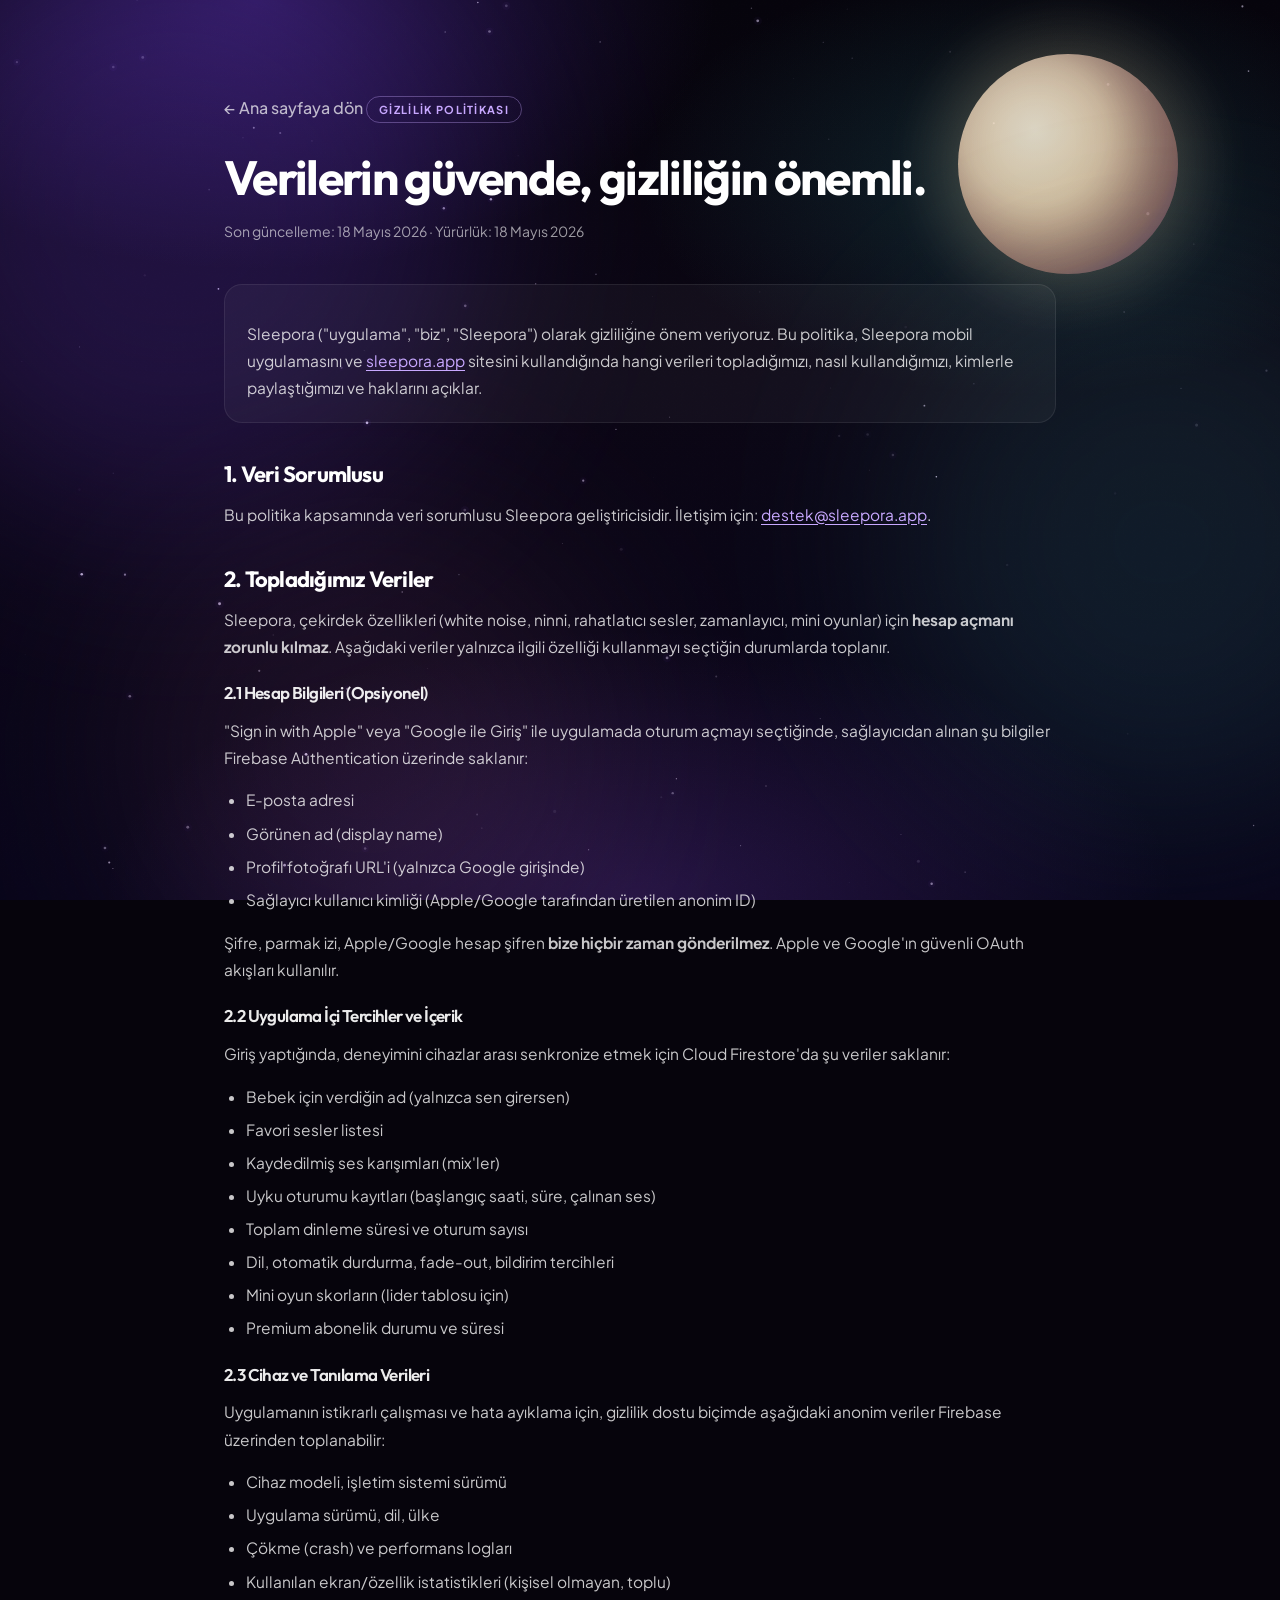
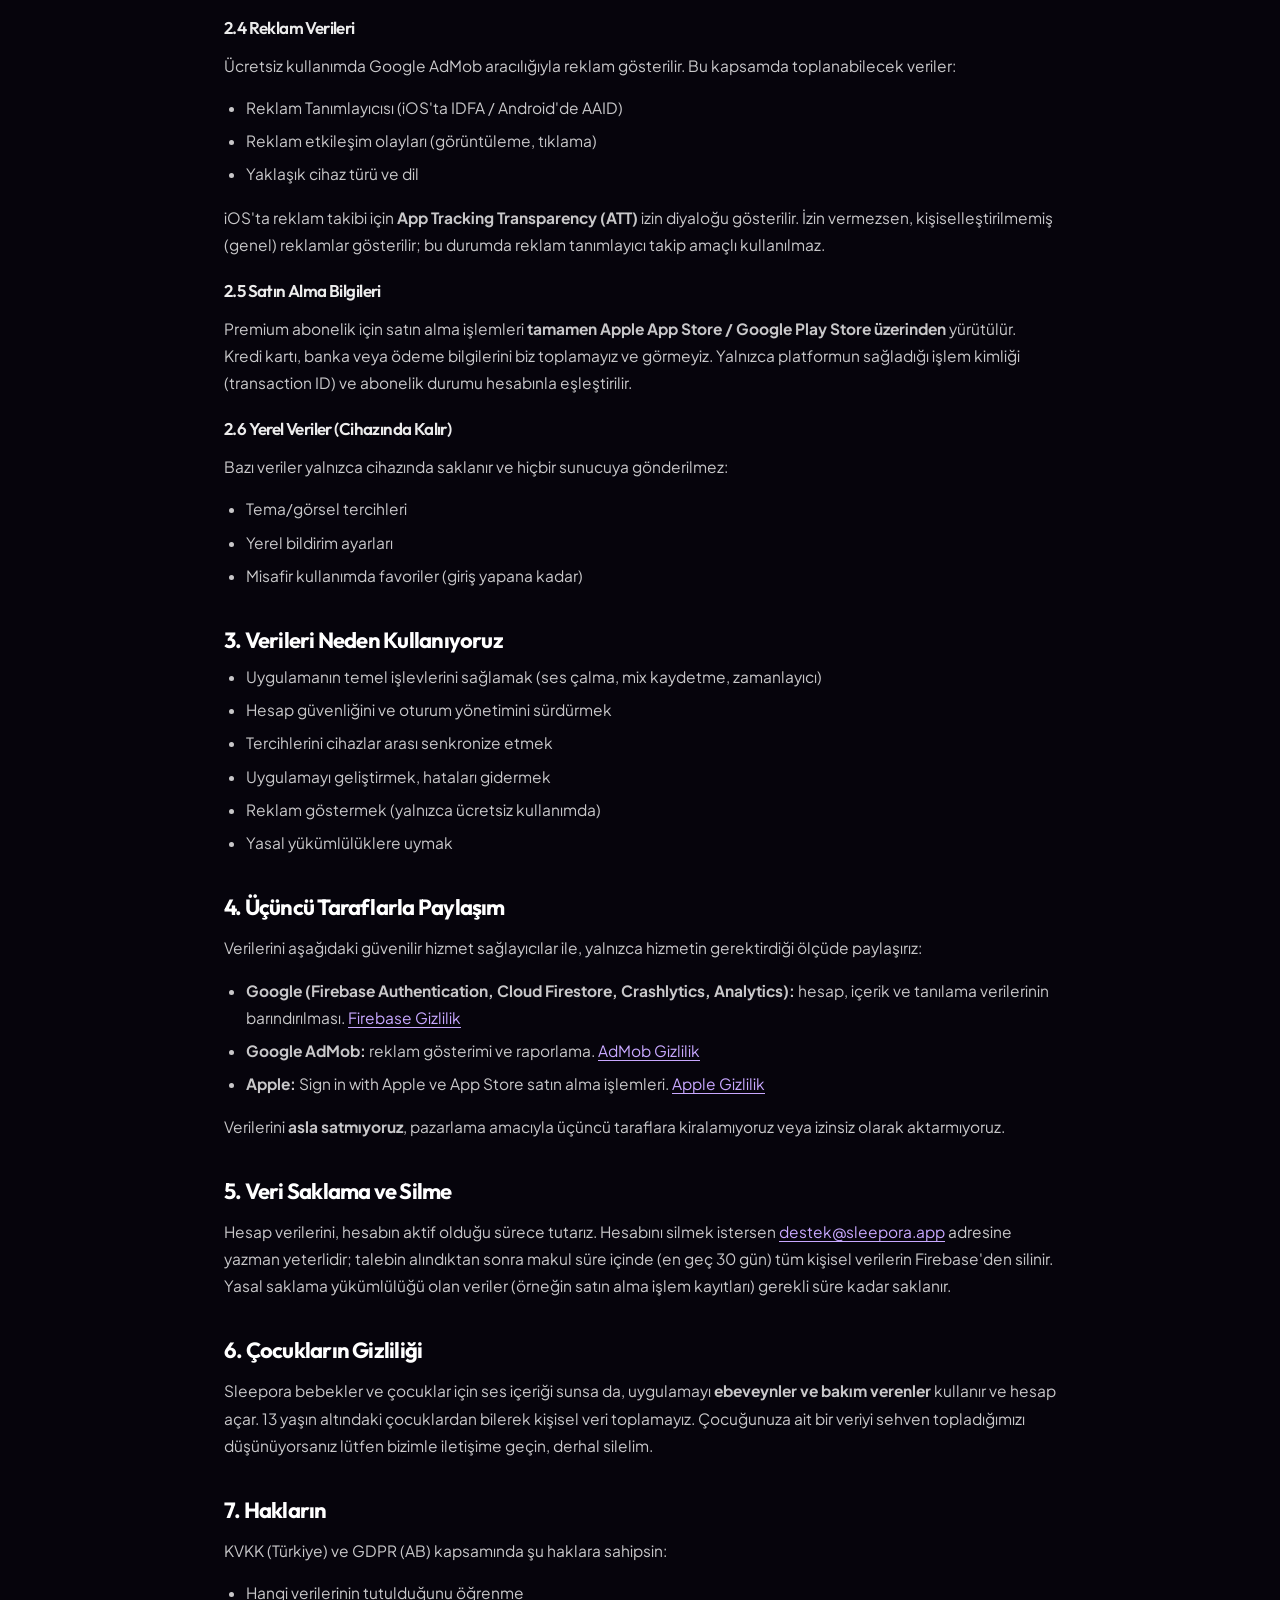
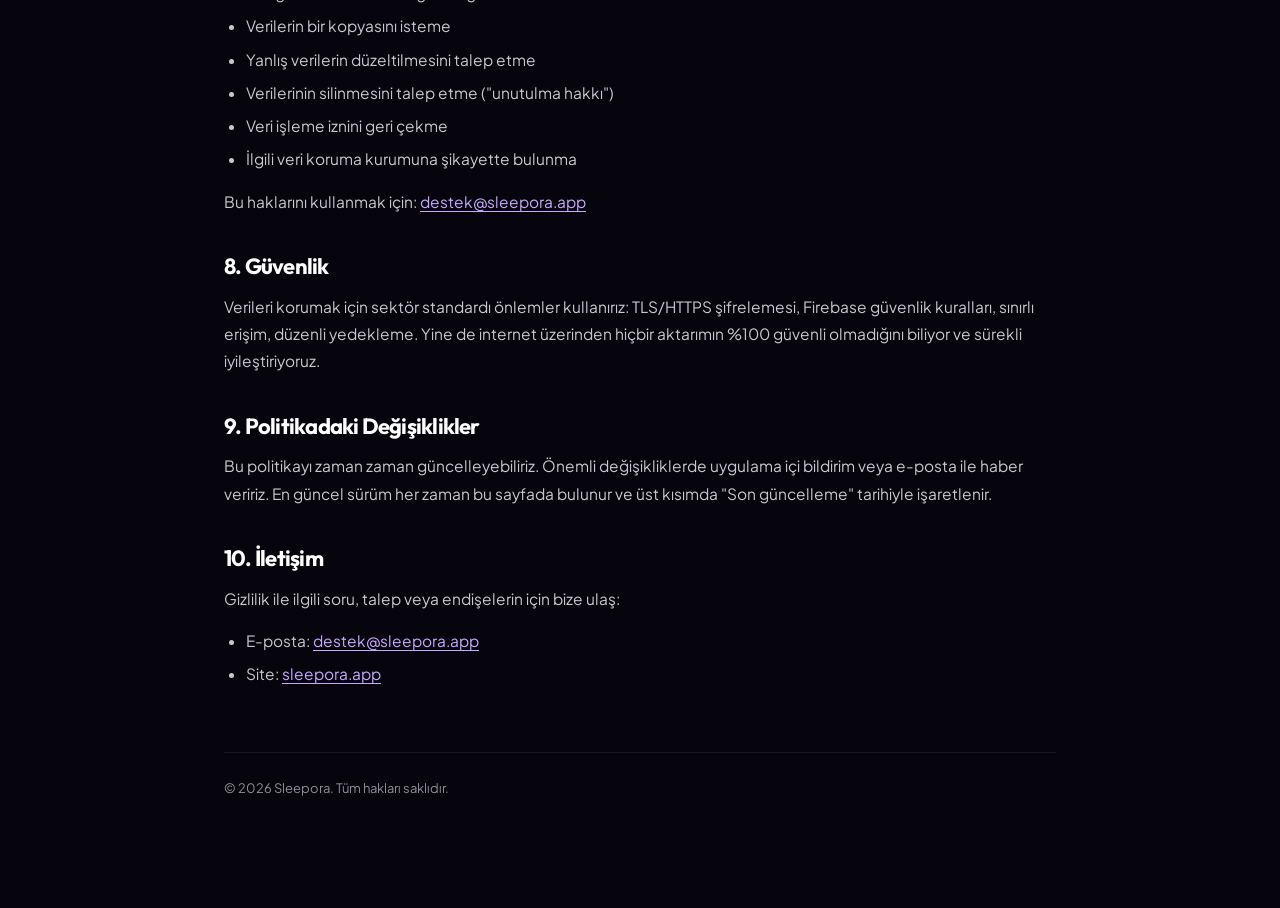
<file: website/privacy-policy.html>
<!DOCTYPE html>
<html lang="tr">
  <head>
    <meta charset="UTF-8" />
    <meta name="viewport" content="width=device-width, initial-scale=1.0, maximum-scale=1, viewport-fit=cover" />
    <title>Gizlilik Politikası | Sleepora</title>
    <meta name="description" content="Sleepora gizlilik politikası — hangi verileri topluyoruz, nasıl kullanıyoruz, kimlerle paylaşıyoruz." />
    <meta name="theme-color" content="#08051a" />
    <link rel="icon" href="./assets/logo.jpg" />
    <link rel="preconnect" href="https://fonts.googleapis.com" />
    <link rel="preconnect" href="https://fonts.gstatic.com" crossorigin />
    <link href="https://fonts.googleapis.com/css2?family=Outfit:wght@400;500;600;700;800&family=Plus+Jakarta+Sans:wght@400;500;600;700;800&display=swap" rel="stylesheet" />
    <link rel="stylesheet" href="./styles.css" />
    <style>
      /* Privacy/legal sayfalarında özel JS kursörü yok; sistem mouse'u görünür kalsın */
      html, body { cursor: auto !important; }
      a, button, .back-link { cursor: pointer !important; }

      .legal-wrap {
        max-width: 880px;
        margin: 0 auto;
        padding: 96px 24px 96px;
        position: relative;
        z-index: 2;
      }
      .legal-wrap .back-link {
        display: inline-flex;
        align-items: center;
        gap: 8px;
        color: rgba(255, 255, 255, 0.7);
        text-decoration: none;
        font-weight: 500;
        margin-bottom: 32px;
        font-family: "Plus Jakarta Sans", system-ui, sans-serif;
      }
      .legal-wrap .back-link:hover { color: #fff; }
      .legal-wrap h1 {
        font-family: "Outfit", system-ui, sans-serif;
        font-size: clamp(32px, 5vw, 48px);
        font-weight: 700;
        line-height: 1.15;
        margin: 0 0 12px;
        color: #fff;
      }
      .legal-wrap .meta {
        color: rgba(255, 255, 255, 0.6);
        font-size: 14px;
        margin-bottom: 40px;
        font-family: "Plus Jakarta Sans", system-ui, sans-serif;
      }
      .legal-wrap h2 {
        font-family: "Outfit", system-ui, sans-serif;
        font-size: 22px;
        font-weight: 700;
        color: #fff;
        margin: 40px 0 12px;
      }
      .legal-wrap h3 {
        font-family: "Outfit", system-ui, sans-serif;
        font-size: 17px;
        font-weight: 600;
        color: rgba(255, 255, 255, 0.92);
        margin: 24px 0 8px;
      }
      .legal-wrap p,
      .legal-wrap li {
        font-family: "Plus Jakarta Sans", system-ui, sans-serif;
        color: rgba(255, 255, 255, 0.78);
        font-size: 15.5px;
        line-height: 1.75;
      }
      .legal-wrap ul {
        margin: 8px 0 16px;
        padding-left: 22px;
      }
      .legal-wrap li { margin-bottom: 6px; }
      .legal-wrap a {
        color: #c8a8ff;
        text-decoration: underline;
        text-underline-offset: 3px;
      }
      .legal-wrap a:hover { color: #fff; }
      .legal-wrap .card {
        background: rgba(255, 255, 255, 0.04);
        border: 1px solid rgba(255, 255, 255, 0.08);
        border-radius: 18px;
        padding: 20px 22px;
        margin: 20px 0;
      }
      .legal-wrap .card p:last-child { margin-bottom: 0; }
      .legal-wrap .tag {
        display: inline-block;
        font-family: "Plus Jakarta Sans", system-ui, sans-serif;
        font-size: 11px;
        font-weight: 700;
        letter-spacing: 0.12em;
        text-transform: uppercase;
        color: #c8a8ff;
        padding: 6px 12px;
        border: 1px solid rgba(200, 168, 255, 0.35);
        border-radius: 999px;
        margin-bottom: 18px;
      }
      .legal-wrap .footer-mini {
        margin-top: 64px;
        padding-top: 24px;
        border-top: 1px solid rgba(255, 255, 255, 0.08);
        font-size: 13px;
        color: rgba(255, 255, 255, 0.55);
      }
    </style>
  </head>
  <body data-theme="night" data-anim="high">
    <!-- Background layers -->
    <div class="bg-stack">
      <div class="bg-gradient"></div>
      <canvas id="starfield"></canvas>
      <div class="bg-moon"></div>
      <div class="bg-blob b1"></div>
      <div class="bg-blob b2"></div>
      <div class="bg-blob b3"></div>
    </div>
    <div class="noise"></div>

    <main class="legal-wrap">
      <a class="back-link" href="./index.html">← Ana sayfaya dön</a>
      <span class="tag">Gizlilik Politikası</span>
      <h1>Verilerin güvende, gizliliğin önemli.</h1>
      <p class="meta">Son güncelleme: 18 Mayıs 2026 · Yürürlük: 18 Mayıs 2026</p>

      <div class="card">
        <p>
          Sleepora ("uygulama", "biz", "Sleepora") olarak gizliliğine önem veriyoruz. Bu politika,
          Sleepora mobil uygulamasını ve <a href="https://sleepora.app">sleepora.app</a> sitesini kullandığında
          hangi verileri topladığımızı, nasıl kullandığımızı, kimlerle paylaştığımızı ve haklarını açıklar.
        </p>
      </div>

      <h2>1. Veri Sorumlusu</h2>
      <p>
        Bu politika kapsamında veri sorumlusu Sleepora geliştiricisidir. İletişim için:
        <a href="mailto:destek@sleepora.app">destek@sleepora.app</a>.
      </p>

      <h2>2. Topladığımız Veriler</h2>
      <p>
        Sleepora, çekirdek özellikleri (white noise, ninni, rahatlatıcı sesler, zamanlayıcı, mini oyunlar)
        için <strong>hesap açmanı zorunlu kılmaz</strong>. Aşağıdaki veriler yalnızca ilgili özelliği kullanmayı
        seçtiğin durumlarda toplanır.
      </p>

      <h3>2.1 Hesap Bilgileri (Opsiyonel)</h3>
      <p>
        "Sign in with Apple" veya "Google ile Giriş" ile uygulamada oturum açmayı seçtiğinde, sağlayıcıdan
        alınan şu bilgiler Firebase Authentication üzerinde saklanır:
      </p>
      <ul>
        <li>E-posta adresi</li>
        <li>Görünen ad (display name)</li>
        <li>Profil fotoğrafı URL'i (yalnızca Google girişinde)</li>
        <li>Sağlayıcı kullanıcı kimliği (Apple/Google tarafından üretilen anonim ID)</li>
      </ul>
      <p>
        Şifre, parmak izi, Apple/Google hesap şifren <strong>bize hiçbir zaman gönderilmez</strong>. Apple ve
        Google'ın güvenli OAuth akışları kullanılır.
      </p>

      <h3>2.2 Uygulama İçi Tercihler ve İçerik</h3>
      <p>
        Giriş yaptığında, deneyimini cihazlar arası senkronize etmek için Cloud Firestore'da şu veriler
        saklanır:
      </p>
      <ul>
        <li>Bebek için verdiğin ad (yalnızca sen girersen)</li>
        <li>Favori sesler listesi</li>
        <li>Kaydedilmiş ses karışımları (mix'ler)</li>
        <li>Uyku oturumu kayıtları (başlangıç saati, süre, çalınan ses)</li>
        <li>Toplam dinleme süresi ve oturum sayısı</li>
        <li>Dil, otomatik durdurma, fade-out, bildirim tercihleri</li>
        <li>Mini oyun skorların (lider tablosu için)</li>
        <li>Premium abonelik durumu ve süresi</li>
      </ul>

      <h3>2.3 Cihaz ve Tanılama Verileri</h3>
      <p>
        Uygulamanın istikrarlı çalışması ve hata ayıklama için, gizlilik dostu biçimde aşağıdaki anonim
        veriler Firebase üzerinden toplanabilir:
      </p>
      <ul>
        <li>Cihaz modeli, işletim sistemi sürümü</li>
        <li>Uygulama sürümü, dil, ülke</li>
        <li>Çökme (crash) ve performans logları</li>
        <li>Kullanılan ekran/özellik istatistikleri (kişisel olmayan, toplu)</li>
      </ul>

      <h3>2.4 Reklam Verileri</h3>
      <p>
        Ücretsiz kullanımda Google AdMob aracılığıyla reklam gösterilir. Bu kapsamda toplanabilecek veriler:
      </p>
      <ul>
        <li>Reklam Tanımlayıcısı (iOS'ta IDFA / Android'de AAID)</li>
        <li>Reklam etkileşim olayları (görüntüleme, tıklama)</li>
        <li>Yaklaşık cihaz türü ve dil</li>
      </ul>
      <p>
        iOS'ta reklam takibi için <strong>App Tracking Transparency (ATT)</strong> izin diyaloğu gösterilir.
        İzin vermezsen, kişiselleştirilmemiş (genel) reklamlar gösterilir; bu durumda reklam tanımlayıcı
        takip amaçlı kullanılmaz.
      </p>

      <h3>2.5 Satın Alma Bilgileri</h3>
      <p>
        Premium abonelik için satın alma işlemleri <strong>tamamen Apple App Store / Google Play Store
        üzerinden</strong> yürütülür. Kredi kartı, banka veya ödeme bilgilerini biz toplamayız ve
        görmeyiz. Yalnızca platformun sağladığı işlem kimliği (transaction ID) ve abonelik durumu
        hesabınla eşleştirilir.
      </p>

      <h3>2.6 Yerel Veriler (Cihazında Kalır)</h3>
      <p>
        Bazı veriler yalnızca cihazında saklanır ve hiçbir sunucuya gönderilmez:
      </p>
      <ul>
        <li>Tema/görsel tercihleri</li>
        <li>Yerel bildirim ayarları</li>
        <li>Misafir kullanımda favoriler (giriş yapana kadar)</li>
      </ul>

      <h2>3. Verileri Neden Kullanıyoruz</h2>
      <ul>
        <li>Uygulamanın temel işlevlerini sağlamak (ses çalma, mix kaydetme, zamanlayıcı)</li>
        <li>Hesap güvenliğini ve oturum yönetimini sürdürmek</li>
        <li>Tercihlerini cihazlar arası senkronize etmek</li>
        <li>Uygulamayı geliştirmek, hataları gidermek</li>
        <li>Reklam göstermek (yalnızca ücretsiz kullanımda)</li>
        <li>Yasal yükümlülüklere uymak</li>
      </ul>

      <h2>4. Üçüncü Taraflarla Paylaşım</h2>
      <p>Verilerini aşağıdaki güvenilir hizmet sağlayıcılar ile, yalnızca hizmetin gerektirdiği ölçüde paylaşırız:</p>
      <ul>
        <li>
          <strong>Google (Firebase Authentication, Cloud Firestore, Crashlytics, Analytics):</strong>
          hesap, içerik ve tanılama verilerinin barındırılması.
          <a href="https://firebase.google.com/support/privacy" target="_blank" rel="noopener">Firebase Gizlilik</a>
        </li>
        <li>
          <strong>Google AdMob:</strong> reklam gösterimi ve raporlama.
          <a href="https://policies.google.com/technologies/ads" target="_blank" rel="noopener">AdMob Gizlilik</a>
        </li>
        <li>
          <strong>Apple:</strong> Sign in with Apple ve App Store satın alma işlemleri.
          <a href="https://www.apple.com/legal/privacy/" target="_blank" rel="noopener">Apple Gizlilik</a>
        </li>
      </ul>
      <p>
        Verilerini <strong>asla satmıyoruz</strong>, pazarlama amacıyla üçüncü taraflara kiralamıyoruz veya
        izinsiz olarak aktarmıyoruz.
      </p>

      <h2>5. Veri Saklama ve Silme</h2>
      <p>
        Hesap verilerini, hesabın aktif olduğu sürece tutarız. Hesabını silmek istersen
        <a href="mailto:destek@sleepora.app">destek@sleepora.app</a> adresine yazman yeterlidir; talebin alındıktan
        sonra makul süre içinde (en geç 30 gün) tüm kişisel verilerin Firebase'den silinir. Yasal saklama
        yükümlülüğü olan veriler (örneğin satın alma işlem kayıtları) gerekli süre kadar saklanır.
      </p>

      <h2>6. Çocukların Gizliliği</h2>
      <p>
        Sleepora bebekler ve çocuklar için ses içeriği sunsa da, uygulamayı <strong>ebeveynler ve bakım
        verenler</strong> kullanır ve hesap açar. 13 yaşın altındaki çocuklardan bilerek kişisel veri
        toplamayız. Çocuğunuza ait bir veriyi sehven topladığımızı düşünüyorsanız lütfen bizimle iletişime
        geçin, derhal silelim.
      </p>

      <h2>7. Hakların</h2>
      <p>
        KVKK (Türkiye) ve GDPR (AB) kapsamında şu haklara sahipsin:
      </p>
      <ul>
        <li>Hangi verilerinin tutulduğunu öğrenme</li>
        <li>Verilerin bir kopyasını isteme</li>
        <li>Yanlış verilerin düzeltilmesini talep etme</li>
        <li>Verilerinin silinmesini talep etme ("unutulma hakkı")</li>
        <li>Veri işleme iznini geri çekme</li>
        <li>İlgili veri koruma kurumuna şikayette bulunma</li>
      </ul>
      <p>
        Bu haklarını kullanmak için: <a href="mailto:destek@sleepora.app">destek@sleepora.app</a>
      </p>

      <h2>8. Güvenlik</h2>
      <p>
        Verileri korumak için sektör standardı önlemler kullanırız: TLS/HTTPS şifrelemesi, Firebase güvenlik
        kuralları, sınırlı erişim, düzenli yedekleme. Yine de internet üzerinden hiçbir aktarımın %100 güvenli
        olmadığını biliyor ve sürekli iyileştiriyoruz.
      </p>

      <h2>9. Politikadaki Değişiklikler</h2>
      <p>
        Bu politikayı zaman zaman güncelleyebiliriz. Önemli değişikliklerde uygulama içi bildirim veya
        e-posta ile haber veririz. En güncel sürüm her zaman bu sayfada bulunur ve üst kısımda "Son
        güncelleme" tarihiyle işaretlenir.
      </p>

      <h2>10. İletişim</h2>
      <p>
        Gizlilik ile ilgili soru, talep veya endişelerin için bize ulaş:
      </p>
      <ul>
        <li>E-posta: <a href="mailto:destek@sleepora.app">destek@sleepora.app</a></li>
        <li>Site: <a href="https://sleepora.app">sleepora.app</a></li>
      </ul>

      <p class="footer-mini">
        © 2026 Sleepora. Tüm hakları saklıdır.
      </p>
    </main>

    <script src="./script.js" defer></script>
  </body>
</html>
</file>
<file: website/styles.css>
/* ==========================================================
   Sleepora — Animated Site
   Aesthetic: cinematic night, warm purple↔teal, soft glow
   Type: Outfit (display) + Plus Jakarta Sans (body)
   ========================================================== */

:root {
  --bg-0: #06040c;
  --bg-1: #0b0716;
  --bg-2: #120a22;
  --surface: rgba(20, 12, 36, 0.72);
  --surface-2: rgba(30, 18, 54, 0.55);
  --line: rgba(255, 255, 255, 0.08);
  --line-strong: rgba(190, 154, 255, 0.28);
  --text: #f5efff;
  --muted: #c9b9ea;
  --dim: #8d7eb0;
  --accent: #9d68ff;
  --accent-2: #c89bff;
  --accent-soft: #ebdeff;
  --teal: #5de8da;
  --pink: #ff8cc8;
  --gold: #ffd58c;
  --shadow: 0 28px 90px rgba(2, 0, 8, 0.55);
  --shadow-glow: 0 30px 80px -20px rgba(157, 104, 255, 0.55);
  --radius-xl: 36px;
  --radius-lg: 28px;
  --radius-md: 20px;
  --container: 1240px;
  --ease-out: cubic-bezier(0.22, 1, 0.36, 1);
  --ease-in-out: cubic-bezier(0.65, 0, 0.35, 1);
}

* { box-sizing: border-box; }

html {
  scroll-behavior: smooth;
  -webkit-font-smoothing: antialiased;
}

body {
  margin: 0;
  font-family: "Plus Jakarta Sans", system-ui, sans-serif;
  color: var(--text);
  background: var(--bg-0);
  min-height: 100vh;
  overflow-x: hidden;
  cursor: none;
}

@media (max-width: 900px) {
  body { cursor: auto; }
}

img { max-width: 100%; display: block; }
a { color: inherit; text-decoration: none; }
button { font-family: inherit; }

/* ============= Background layers ============= */

.bg-stack {
  position: fixed;
  inset: 0;
  z-index: 0;
  pointer-events: none;
  overflow: hidden;
}

.bg-gradient {
  position: absolute;
  inset: 0;
  background:
    radial-gradient(ellipse 60% 50% at 20% 0%, rgba(126, 66, 255, 0.28), transparent 60%),
    radial-gradient(ellipse 50% 40% at 80% 20%, rgba(57, 197, 189, 0.16), transparent 60%),
    radial-gradient(ellipse 70% 50% at 50% 100%, rgba(170, 90, 255, 0.18), transparent 60%),
    linear-gradient(180deg, #06040c 0%, #0b0614 42%, #08051a 100%);
}

.bg-moon {
  position: absolute;
  top: 6%;
  right: 8%;
  width: 220px;
  height: 220px;
  border-radius: 50%;
  background: radial-gradient(circle at 35% 35%, #fff8e7 0%, #f1d9b8 35%, #c89671 70%, #5b3b6d 100%);
  box-shadow:
    0 0 80px rgba(255, 230, 180, 0.25),
    inset -30px -20px 60px rgba(40, 20, 70, 0.45);
  opacity: 0.85;
  animation: moonFloat 14s ease-in-out infinite;
}

.bg-moon::after {
  content: "";
  position: absolute;
  inset: -40%;
  border-radius: 50%;
  background: radial-gradient(circle, rgba(255, 220, 170, 0.18), transparent 60%);
}

@keyframes moonFloat {
  0%, 100% { transform: translateY(0) rotate(0deg); }
  50% { transform: translateY(-18px) rotate(8deg); }
}

#starfield {
  position: absolute;
  inset: 0;
  width: 100%;
  height: 100%;
}

.bg-blob {
  position: absolute;
  border-radius: 50%;
  filter: blur(100px);
  opacity: 0.55;
}

.bg-blob.b1 { top: -10%; left: -10%; width: 38rem; height: 38rem; background: rgba(130, 73, 255, 0.35); animation: drift1 22s ease-in-out infinite; }
.bg-blob.b2 { top: 30%; right: -12%; width: 34rem; height: 34rem; background: rgba(78, 228, 216, 0.18); animation: drift2 26s ease-in-out infinite; }
.bg-blob.b3 { bottom: -10%; left: 10%; width: 30rem; height: 30rem; background: rgba(255, 140, 200, 0.14); animation: drift3 30s ease-in-out infinite; }

@keyframes drift1 { 0%, 100% { transform: translate(0, 0); } 50% { transform: translate(40px, 60px); } }
@keyframes drift2 { 0%, 100% { transform: translate(0, 0); } 50% { transform: translate(-50px, 30px); } }
@keyframes drift3 { 0%, 100% { transform: translate(0, 0); } 50% { transform: translate(30px, -40px); } }

.noise {
  position: fixed;
  inset: 0;
  z-index: 1;
  pointer-events: none;
  opacity: 0.045;
  background-image: url("data:image/svg+xml;utf8,<svg xmlns='http://www.w3.org/2000/svg' width='200' height='200'><filter id='n'><feTurbulence baseFrequency='0.9' numOctaves='2'/></filter><rect width='100%25' height='100%25' filter='url(%23n)' opacity='0.7'/></svg>");
  mix-blend-mode: overlay;
}

/* ============= Custom cursor ============= */

.cursor-dot,
.cursor-ring {
  position: fixed;
  top: 0; left: 0;
  pointer-events: none;
  z-index: 9999;
  transform: translate3d(-100px, -100px, 0);
  will-change: transform;
}
.cursor-dot {
  width: 8px;
  height: 8px;
  border-radius: 50%;
  background: linear-gradient(135deg, var(--teal), var(--accent));
  box-shadow: 0 0 16px rgba(157, 104, 255, 0.8);
}
.cursor-ring {
  width: 38px;
  height: 38px;
  border-radius: 50%;
  border: 1.5px solid rgba(200, 155, 255, 0.55);
  transition: width 220ms var(--ease-out), height 220ms var(--ease-out), border-color 220ms var(--ease-out);
}
.cursor-ring.is-hover {
  width: 56px;
  height: 56px;
  border-color: var(--teal);
  background: rgba(93, 232, 218, 0.06);
}

@media (max-width: 900px) {
  .cursor-dot, .cursor-ring { display: none; }
}

/* ============= Layout ============= */

.site-shell { position: relative; z-index: 2; }
.container {
  width: min(calc(100% - 40px), var(--container));
  margin: 0 auto;
  position: relative;
}

/* ============= Top nav ============= */

.topbar {
  display: flex;
  align-items: center;
  justify-content: space-between;
  gap: 12px;
  padding: 12px 22px;
  position: sticky;
  top: 14px;
  z-index: 50;
  backdrop-filter: blur(22px) saturate(140%);
  -webkit-backdrop-filter: blur(22px) saturate(140%);
  background: rgba(14, 8, 28, 0.55);
  border: 1px solid rgba(255,255,255,0.08);
  border-radius: 22px;
  box-shadow: 0 12px 40px -12px rgba(0,0,0,0.5);
  margin-top: 14px;
  width: min(calc(100% - 28px), var(--container));
}

.brand {
  display: inline-flex;
  align-items: center;
  gap: 14px;
  font-family: "Outfit", sans-serif;
  font-size: 1.25rem;
  font-weight: 700;
  letter-spacing: -0.01em;
}
.brand-logo {
  width: 36px;
  height: 36px;
  border-radius: 11px;
  box-shadow: 0 12px 30px rgba(119, 69, 255, 0.35);
  transition: transform 0.5s var(--ease-out);
  flex-shrink: 0;
}
.brand:hover .brand-logo {
  transform: rotate(-8deg) scale(1.06);
}

.nav {
  display: inline-flex;
  gap: 6px;
  align-items: center;
  padding: 6px;
  border: 1px solid var(--line);
  background: rgba(255, 255, 255, 0.03);
  backdrop-filter: blur(18px);
  border-radius: 999px;
}
.nav a {
  position: relative;
  padding: 9px 16px;
  border-radius: 999px;
  color: var(--muted);
  font-size: 0.92rem;
  font-weight: 500;
  transition: color 200ms;
}
.nav a::before {
  content: "";
  position: absolute;
  inset: 0;
  border-radius: 999px;
  background: linear-gradient(135deg, rgba(157, 104, 255, 0.25), rgba(93, 232, 218, 0.18));
  opacity: 0;
  transition: opacity 220ms var(--ease-out);
}
.nav a:hover { color: var(--text); }
.nav a:hover::before { opacity: 1; }
.nav a span { position: relative; }

.nav-cta {
  display: inline-flex;
  align-items: center;
  gap: 8px;
  padding: 10px 16px;
  border-radius: 999px;
  background: linear-gradient(135deg, rgba(157, 104, 255, 0.95), rgba(93, 232, 218, 0.85));
  color: #fff;
  font-weight: 700;
  font-size: 0.9rem;
  transition: transform 220ms var(--ease-out), box-shadow 220ms;
  border: 1px solid rgba(255,255,255,0.18);
}
.nav-cta:hover {
  transform: translateY(-2px);
  box-shadow: 0 12px 30px rgba(255, 255, 255, 0.18);
}

.nav-toggle {
  display: none;
  width: 40px;
  height: 40px;
  border-radius: 12px;
  background: rgba(255,255,255,0.05);
  border: 1px solid var(--line);
  cursor: pointer;
  padding: 0;
  flex-direction: column;
  align-items: center;
  justify-content: center;
  gap: 5px;
  flex-shrink: 0;
}
.nav-toggle span {
  display: block;
  width: 18px;
  height: 2px;
  background: var(--text);
  border-radius: 2px;
  transition: transform 220ms var(--ease-out), opacity 220ms;
}
.nav-toggle.open span:nth-child(1) { transform: translateY(7px) rotate(45deg); }
.nav-toggle.open span:nth-child(2) { opacity: 0; }
.nav-toggle.open span:nth-child(3) { transform: translateY(-7px) rotate(-45deg); }

.mobile-nav {
  display: none;
  position: sticky;
  top: 70px;
  z-index: 49;
  margin: 8px auto 0;
  width: min(calc(100% - 28px), var(--container));
  flex-direction: column;
  gap: 4px;
  padding: 12px;
  border: 1px solid var(--line);
  border-radius: 18px;
  background: rgba(14, 8, 28, 0.92);
  backdrop-filter: blur(22px) saturate(140%);
  -webkit-backdrop-filter: blur(22px) saturate(140%);
  box-shadow: 0 20px 60px -20px rgba(0,0,0,0.6);
  max-height: 0;
  overflow: hidden;
  opacity: 0;
  transition: max-height 280ms var(--ease-out), opacity 220ms, padding 220ms;
  padding-top: 0;
  padding-bottom: 0;
}
.mobile-nav.open {
  max-height: 420px;
  opacity: 1;
  padding-top: 12px;
  padding-bottom: 12px;
}
.mobile-nav a {
  padding: 14px 16px;
  border-radius: 12px;
  color: var(--text);
  font-size: 1rem;
  font-weight: 500;
  transition: background 180ms;
}
.mobile-nav a:hover { background: rgba(255,255,255,0.05); }
.mobile-nav-cta {
  margin-top: 6px;
  background: linear-gradient(135deg, rgba(157, 104, 255, 0.95), rgba(93, 232, 218, 0.85));
  color: #fff !important;
  font-weight: 700 !important;
  text-align: center;
}

@media (max-width: 900px) {
  .nav { display: none; }
  .nav-cta { display: none; }
  .nav-toggle { display: flex; }
  .topbar { padding: 10px 12px 10px 10px; top: 8px; margin-top: 8px; border-radius: 18px; gap: 8px; }
  .brand { font-size: 1.05rem; gap: 10px; padding-left: 4px; }
  .brand-logo { width: 32px; height: 32px; border-radius: 10px; }
  .mobile-nav { display: flex; }
}

/* ============= Eyebrow / tags ============= */

.eyebrow,
.section-tag {
  display: inline-flex;
  align-items: center;
  gap: 10px;
  padding: 9px 14px;
  border-radius: 999px;
  background: rgba(255, 255, 255, 0.04);
  border: 1px solid rgba(255, 255, 255, 0.07);
  color: var(--accent-soft);
  font-size: 0.78rem;
  font-weight: 700;
  letter-spacing: 0.08em;
  text-transform: uppercase;
  backdrop-filter: blur(8px);
}

.eyebrow-dot {
  width: 8px;
  height: 8px;
  border-radius: 50%;
  background: linear-gradient(135deg, var(--teal), var(--accent));
  box-shadow: 0 0 14px rgba(78, 228, 216, 0.85);
  animation: pulse 2.4s ease-in-out infinite;
}

@keyframes pulse {
  0%, 100% { transform: scale(1); box-shadow: 0 0 14px rgba(78, 228, 216, 0.85); }
  50% { transform: scale(1.4); box-shadow: 0 0 22px rgba(78, 228, 216, 1); }
}

/* ============= Display type ============= */

h1, h2, h3 {
  font-family: "Outfit", sans-serif;
  line-height: 1.02;
  letter-spacing: -0.035em;
  text-wrap: balance;
}

/* ============= HERO ============= */

.hero {
  display: grid;
  grid-template-columns: 1.1fr 1fr;
  gap: 60px;
  padding: 60px 0 80px;
  align-items: center;
  position: relative;
  min-height: 88vh;
}

.hero-copy h1 {
  margin: 22px 0 22px;
  font-size: clamp(3rem, 6.2vw, 5.6rem);
  font-weight: 700;
}

.hero-copy h1 .word {
  display: inline-block;
  opacity: 0;
  transform: translateY(40%) rotate(2deg);
  animation: wordIn 0.8s var(--ease-out) forwards;
}
.hero-copy h1 .gradient {
  background: linear-gradient(110deg, #ffffff 0%, #e8dcff 45%, #ffffff 100%);
  background-size: 220% auto;
  -webkit-background-clip: text;
  background-clip: text;
  -webkit-text-fill-color: transparent;
  color: transparent;
  animation: shine 9s linear infinite, wordIn 0.8s var(--ease-out) forwards;
  font-weight: inherit;
  font-style: normal;
  display: inline-block;
}
@keyframes shine {
  to { background-position: 200% center; }
}
@keyframes wordIn {
  to { opacity: 1; transform: translateY(0) rotate(0); }
}

.hero-text {
  color: var(--muted);
  line-height: 1.7;
  font-size: 1.08rem;
  max-width: 52ch;
  opacity: 0;
  animation: fadeUp 0.8s var(--ease-out) 0.6s forwards;
}

.cta-row {
  display: flex;
  flex-wrap: wrap;
  gap: 14px;
  margin-top: 32px;
  opacity: 0;
  animation: fadeUp 0.8s var(--ease-out) 0.8s forwards;
}

.store-button {
  display: inline-flex;
  align-items: center;
  gap: 14px;
  padding: 14px 22px;
  border-radius: 18px;
  border: 1px solid transparent;
  min-width: 220px;
  box-shadow: var(--shadow);
  transition: transform 280ms var(--ease-out), box-shadow 280ms;
  position: relative;
  overflow: hidden;
}
.store-button::before {
  content: "";
  position: absolute;
  inset: 0;
  background: linear-gradient(120deg, transparent, rgba(255, 255, 255, 0.35), transparent);
  transform: translateX(-100%);
  transition: transform 0.8s var(--ease-out);
}
.store-button:hover::before { transform: translateX(100%); }
.store-button:hover {
  transform: translateY(-4px) scale(1.02);
  box-shadow: 0 30px 50px rgba(2, 0, 8, 0.55), var(--shadow-glow);
}
.store-button.primary { background: linear-gradient(135deg, rgba(157, 104, 255, 0.95), rgba(93, 232, 218, 0.85)); color: #fff; border-color: rgba(255,255,255,0.18); }
.store-button.disabled {
  cursor: not-allowed;
  opacity: 0.55;
  filter: grayscale(0.4);
  overflow: visible;
}
.store-button.disabled:hover {
  transform: none;
  box-shadow: none;
}
.store-button.disabled::before { display: none; }
.soon-badge {
  position: absolute;
  top: -10px;
  right: 12px;
  background: linear-gradient(135deg, var(--accent), var(--teal));
  color: #fff;
  font-size: 0.62rem;
  font-weight: 700;
  letter-spacing: 0.06em;
  text-transform: uppercase;
  padding: 4px 10px;
  border-radius: 999px;
  box-shadow: 0 4px 12px rgba(157,104,255,0.45);
  white-space: nowrap;
  z-index: 3;
  filter: none;
  opacity: 1;
}
.store-button.primary .store-icon { color: #fff; }
.store-button.secondary {
  background: linear-gradient(145deg, rgba(45, 30, 77, 0.96), rgba(22, 16, 39, 0.96));
  border-color: rgba(255, 255, 255, 0.1);
}
.store-button strong { display: block; font-size: 1rem; }
.store-button small { display: block; opacity: 0.72; font-size: 0.78rem; }
.store-icon { width: 28px; height: 28px; flex-shrink: 0; }
.store-icon svg { width: 100%; height: 100%; }

.hero-meta {
  display: flex;
  align-items: center;
  gap: 18px;
  margin-top: 28px;
  color: var(--dim);
  font-size: 0.85rem;
  opacity: 0;
  animation: fadeUp 0.8s var(--ease-out) 1s forwards;
}
.hero-meta .stars { color: var(--gold); letter-spacing: 2px; font-size: 0.95rem; }
.hero-meta .divider {
  width: 4px; height: 4px; border-radius: 50%; background: var(--dim);
}

/* ============= Hero visual: phone with sound waves ============= */

.hero-visual {
  position: relative;
  min-height: 700px;
  display: flex;
  align-items: center;
  justify-content: center;
}

.wave-stage {
  position: absolute;
  inset: 0;
  display: flex;
  align-items: center;
  justify-content: center;
  pointer-events: none;
}
.wave-ring {
  position: absolute;
  width: 320px;
  height: 320px;
  border-radius: 50%;
  border: 1px solid rgba(157, 104, 255, 0.35);
  animation: ringPulse 4s ease-out infinite;
  opacity: 0;
}
.wave-ring:nth-child(2) { animation-delay: 1s; border-color: rgba(93, 232, 218, 0.35); }
.wave-ring:nth-child(3) { animation-delay: 2s; border-color: rgba(255, 140, 200, 0.3); }
.wave-ring:nth-child(4) { animation-delay: 3s; }

@keyframes ringPulse {
  0% { width: 280px; height: 280px; opacity: 0.7; }
  100% { width: 720px; height: 720px; opacity: 0; }
}

.phone {
  position: relative;
  width: 320px;
  height: 660px;
  border-radius: 52px;
  background:
    linear-gradient(155deg, #2a1a4a 0%, #160c2c 100%);
  border: 1.5px solid rgba(255, 255, 255, 0.12);
  padding: 12px;
  box-shadow:
    0 50px 120px rgba(2, 0, 8, 0.7),
    0 0 80px rgba(157, 104, 255, 0.25),
    inset 0 1px 0 rgba(255, 255, 255, 0.18);
  animation: phoneFloat 7s ease-in-out infinite;
  z-index: 2;
}

@keyframes phoneFloat {
  0%, 100% { transform: translateY(0) rotate(-1deg); }
  50% { transform: translateY(-14px) rotate(1deg); }
}

.phone::before {
  content: "";
  position: absolute;
  top: 16px;
  left: 50%;
  transform: translateX(-50%);
  width: 110px;
  height: 28px;
  border-radius: 18px;
  background: #08040f;
  z-index: 4;
}

.phone-screen {
  position: relative;
  width: 100%;
  height: 100%;
  border-radius: 42px;
  overflow: hidden;
  background: #0b0716;
}

.phone-slide {
  position: absolute;
  inset: 0;
  opacity: 0;
  transform: scale(1.02);
  transition: opacity 600ms var(--ease-out), transform 700ms var(--ease-out);
}
.phone-slide img {
  width: 100%;
  height: 100%;
  object-fit: cover;
  object-position: top;
}
.phone-slide.active {
  opacity: 1;
  transform: scale(1);
}

/* Floating callouts */
.callout {
  position: absolute;
  padding: 14px 18px;
  border-radius: 20px;
  background: rgba(20, 12, 36, 0.78);
  border: 1px solid rgba(200, 155, 255, 0.18);
  backdrop-filter: blur(20px);
  box-shadow: var(--shadow);
  z-index: 3;
  display: flex;
  align-items: center;
  gap: 12px;
  min-width: 180px;
}
.callout span.label {
  display: block;
  color: var(--accent-soft);
  font-size: 0.7rem;
  font-weight: 700;
  text-transform: uppercase;
  letter-spacing: 0.1em;
}
.callout strong { display: block; margin-top: 4px; font-size: 0.95rem; }
.callout .icon-bubble {
  width: 36px; height: 36px;
  border-radius: 12px;
  display: grid;
  place-items: center;
  flex-shrink: 0;
  font-size: 1.1rem;
}
.callout.c-mixer {
  top: 12%; right: 4%;
  animation: floatA 5s ease-in-out infinite;
}
.callout.c-mixer .icon-bubble { background: linear-gradient(135deg, var(--teal), #2a8780); color: #fff; }
.callout.c-stats {
  bottom: 18%; left: 2%;
  animation: floatB 6s ease-in-out infinite;
}
.callout.c-stats .icon-bubble { background: linear-gradient(135deg, var(--accent), var(--pink)); color: #fff; }
.callout.c-timer {
  top: 48%; right: 2%;
  animation: floatA 7s ease-in-out 1s infinite;
}
.callout.c-timer .icon-bubble { background: linear-gradient(135deg, var(--gold), #c89671); color: #fff; }

@keyframes floatA {
  0%, 100% { transform: translateY(0) rotate(0); }
  50% { transform: translateY(-12px) rotate(2deg); }
}
@keyframes floatB {
  0%, 100% { transform: translateY(0) rotate(0); }
  50% { transform: translateY(10px) rotate(-2deg); }
}

/* Dot pager */
.phone-dots {
  position: absolute;
  bottom: -40px;
  left: 50%;
  transform: translateX(-50%);
  display: flex;
  gap: 10px;
  z-index: 5;
}
.dot {
  width: 30px; height: 6px;
  border: 0;
  border-radius: 999px;
  cursor: pointer;
  background: rgba(255, 255, 255, 0.18);
  transition: all 0.4s var(--ease-out);
  padding: 0;
}
.dot.active {
  width: 60px;
  background: linear-gradient(135deg, var(--teal), var(--accent));
}

/* Audio bars decoration */
.audio-bars {
  position: absolute;
  bottom: -90px;
  left: 50%;
  transform: translateX(-50%);
  display: flex;
  align-items: flex-end;
  gap: 4px;
  height: 36px;
  z-index: 1;
  opacity: 0.55;
}
.audio-bars span {
  width: 3px;
  background: linear-gradient(180deg, var(--teal), var(--accent));
  border-radius: 2px;
  animation: bar 1.4s ease-in-out infinite;
}
.audio-bars span:nth-child(1) { animation-delay: 0.0s; }
.audio-bars span:nth-child(2) { animation-delay: 0.1s; }
.audio-bars span:nth-child(3) { animation-delay: 0.2s; }
.audio-bars span:nth-child(4) { animation-delay: 0.3s; }
.audio-bars span:nth-child(5) { animation-delay: 0.4s; }
.audio-bars span:nth-child(6) { animation-delay: 0.5s; }
.audio-bars span:nth-child(7) { animation-delay: 0.6s; }
.audio-bars span:nth-child(8) { animation-delay: 0.7s; }
.audio-bars span:nth-child(9) { animation-delay: 0.6s; }
.audio-bars span:nth-child(10) { animation-delay: 0.5s; }
.audio-bars span:nth-child(11) { animation-delay: 0.4s; }
.audio-bars span:nth-child(12) { animation-delay: 0.3s; }
.audio-bars span:nth-child(13) { animation-delay: 0.2s; }
.audio-bars span:nth-child(14) { animation-delay: 0.1s; }

@keyframes bar {
  0%, 100% { height: 8px; }
  50% { height: 36px; }
}

/* ============= Marquee strip ============= */

.marquee {
  margin: 60px 0;
  padding: 22px 0;
  border-top: 1px solid var(--line);
  border-bottom: 1px solid var(--line);
  background: linear-gradient(90deg, transparent, rgba(255, 255, 255, 0.02), transparent);
  overflow: hidden;
  position: relative;
  width: 100%;
}
.marquee::before, .marquee::after {
  content: "";
  position: absolute;
  top: 0; bottom: 0;
  width: 120px;
  z-index: 2;
  pointer-events: none;
}
.marquee::before { left: 0; background: linear-gradient(90deg, var(--bg-0), transparent); }
.marquee::after { right: 0; background: linear-gradient(-90deg, var(--bg-0), transparent); }

.marquee-track {
  display: flex;
  width: max-content;
  animation: marqueeScroll 60s linear infinite;
  will-change: transform;
}
.marquee-group {
  display: flex;
  gap: 56px;
  padding-right: 56px;
  flex-shrink: 0;
}
.marquee-item {
  display: inline-flex;
  align-items: center;
  gap: 16px;
  font-family: "Outfit", sans-serif;
  font-size: 1.5rem;
  font-weight: 600;
  color: var(--muted);
  letter-spacing: -0.01em;
  white-space: nowrap;
}
.marquee-item .blob {
  width: 9px; height: 9px;
  border-radius: 50%;
  background: linear-gradient(135deg, var(--teal), var(--accent));
  flex-shrink: 0;
}

@keyframes marqueeScroll {
  from { transform: translateX(0); }
  to   { transform: translateX(-50%); }
}

@media (max-width: 760px) {
  .marquee { margin: 40px 0; padding: 18px 0; }
  .marquee::before, .marquee::after { width: 60px; }
  .marquee-item { font-size: 1.1rem; gap: 12px; }
  .marquee-group { gap: 36px; padding-right: 36px; }
  .marquee-track { animation-duration: 45s; }
}

/* ============= Metrics ============= */

.metrics {
  display: grid;
  grid-template-columns: repeat(4, minmax(0, 1fr));
  gap: 16px;
  padding: 0;
}
.metric-card {
  position: relative;
  padding: 28px 24px;
  border-radius: var(--radius-lg);
  border: 1px solid var(--line);
  background: linear-gradient(180deg, rgba(255, 255, 255, 0.06), rgba(255, 255, 255, 0.015));
  backdrop-filter: blur(18px);
  overflow: hidden;
  transition: transform 0.5s var(--ease-out), border-color 0.5s;
}
.metric-card::before {
  content: "";
  position: absolute;
  inset: -1px;
  border-radius: inherit;
  padding: 1px;
  background: linear-gradient(135deg, transparent 30%, rgba(157, 104, 255, 0.5), transparent 70%);
  -webkit-mask: linear-gradient(#000 0 0) content-box, linear-gradient(#000 0 0);
  -webkit-mask-composite: xor;
          mask-composite: exclude;
  opacity: 0;
  transition: opacity 0.5s;
  pointer-events: none;
}
.metric-card:hover {
  transform: translateY(-6px);
}
.metric-card:hover::before { opacity: 1; }
.metric-card strong {
  display: block;
  font-family: "Outfit", sans-serif;
  font-size: 2.6rem;
  font-weight: 700;
  letter-spacing: -0.04em;
  background: linear-gradient(135deg, var(--text) 30%, var(--accent-2) 100%);
  -webkit-background-clip: text;
  background-clip: text;
  color: transparent;
  margin-bottom: 6px;
}
.metric-card span {
  color: var(--muted);
  font-size: 0.92rem;
}
.metric-card .icon-mini {
  position: absolute;
  top: 22px; right: 22px;
  width: 28px; height: 28px;
  border-radius: 8px;
  background: rgba(157, 104, 255, 0.14);
  display: grid;
  place-items: center;
  color: var(--accent-2);
  font-size: 0.9rem;
}

/* ============= Section base ============= */

section.block {
  padding: 120px 0 0;
  position: relative;
}

.section-heading {
  max-width: 760px;
  margin: 0 auto 50px;
  text-align: center;
}
.section-heading h2 {
  margin: 18px 0 16px;
  font-size: clamp(2.2rem, 4.4vw, 3.8rem);
  font-weight: 700;
}
.section-heading p {
  color: var(--muted);
  line-height: 1.7;
  font-size: 1.05rem;
  max-width: 60ch;
  margin: 0 auto;
}

/* ============= Features bento ============= */

.bento {
  display: grid;
  grid-template-columns: repeat(6, 1fr);
  grid-auto-rows: minmax(200px, auto);
  gap: 16px;
}
.bento-card {
  position: relative;
  padding: 28px;
  border-radius: var(--radius-lg);
  border: 1px solid var(--line);
  background: linear-gradient(180deg, rgba(255, 255, 255, 0.05), rgba(255, 255, 255, 0.01));
  overflow: hidden;
  transition: transform 0.6s var(--ease-out), border-color 0.6s;
  display: flex;
  flex-direction: column;
}
.bento-card:hover {
  transform: translateY(-5px);
  border-color: var(--line-strong);
}
.bento-card .badge {
  display: inline-flex;
  align-items: center;
  gap: 8px;
  width: fit-content;
  padding: 6px 11px;
  border-radius: 999px;
  background: rgba(157, 104, 255, 0.12);
  border: 1px solid rgba(157, 104, 255, 0.2);
  font-size: 0.7rem;
  font-weight: 700;
  letter-spacing: 0.1em;
  text-transform: uppercase;
  color: var(--accent-2);
}
.bento-card h3 {
  font-size: 1.6rem;
  margin: 16px 0 10px;
  font-weight: 600;
}
.bento-card p {
  color: var(--muted);
  line-height: 1.65;
  font-size: 0.96rem;
  margin: 0;
}

.bento-card.b-large { grid-column: span 4; grid-row: span 2; }
.bento-card.b-tall  { grid-column: span 2; grid-row: span 2; }
.bento-card.b-wide  { grid-column: span 3; }
.bento-card.b-small { grid-column: span 3; }
.bento-card.b-stats { grid-column: span 6; }

/* ============= Detailed stats card ============= */
.b-stats {
  padding: 28px 28px 24px;
}
.b-stats .stats-head {
  display: flex;
  align-items: baseline;
  justify-content: space-between;
  gap: 18px;
  flex-wrap: wrap;
  margin-bottom: 4px;
}
.b-stats .stats-head h3 { margin: 8px 0 0; font-size: 1.6rem; }

.b-stats .stats-bars {
  height: 110px;
  margin-top: 18px;
  padding-top: 22px;
}
.b-stats .stats-bars .bar-col.today .bar {
  background: linear-gradient(180deg, #5de8da 0%, #4bc7ba 70%, #2e8c83 100%);
  box-shadow: 0 -4px 16px rgba(93, 232, 218, 0.45);
}
.b-stats .stats-bars .bar-col.today small {
  color: var(--teal);
  font-weight: 700;
}

.stats-today {
  margin-top: 18px;
  padding: 14px 16px 12px;
  border-radius: 18px;
  background: rgba(93, 232, 218, 0.08);
  border: 1px solid rgba(93, 232, 218, 0.22);
}
.stats-today .st-row {
  display: flex;
  align-items: center;
  justify-content: space-between;
  gap: 12px;
}
.st-day {
  display: block;
  font-family: "Outfit", sans-serif;
  color: var(--teal);
  font-weight: 700;
  font-size: 1.02rem;
  letter-spacing: -0.01em;
}
.st-sub {
  display: block;
  color: var(--dim);
  font-size: 0.8rem;
  margin-top: 2px;
}
.st-pill {
  padding: 8px 14px;
  border-radius: 999px;
  background: rgba(93, 232, 218, 0.18);
  border: 1px solid rgba(93, 232, 218, 0.32);
  color: var(--teal);
  font-family: "Outfit", sans-serif;
  font-weight: 700;
  font-size: 0.92rem;
  white-space: nowrap;
}
.st-sessions {
  display: flex;
  flex-wrap: wrap;
  gap: 8px;
  margin-top: 12px;
}
.st-sessions span {
  padding: 7px 12px;
  border-radius: 10px;
  background: rgba(93, 232, 218, 0.06);
  border: 1px solid rgba(93, 232, 218, 0.16);
  font-size: 0.78rem;
  color: var(--accent-soft);
  font-variant-numeric: tabular-nums;
}

.stats-kpis {
  margin-top: 14px;
  display: grid;
  grid-template-columns: repeat(4, 1fr);
  gap: 10px;
}
.kpi {
  position: relative;
  padding: 14px 14px 12px;
  border-radius: 16px;
  border: 1px solid var(--line);
  background: rgba(255, 255, 255, 0.03);
  display: flex;
  flex-direction: column;
  gap: 2px;
}
.kpi strong {
  font-family: "Outfit", sans-serif;
  font-size: 1.15rem;
  font-weight: 700;
  letter-spacing: -0.02em;
  color: #fff;
  font-variant-numeric: tabular-nums;
}
.kpi small {
  font-size: 0.72rem;
  color: var(--dim);
}
.kpi-icon {
  position: absolute;
  top: 12px; right: 12px;
  width: 26px; height: 26px;
  border-radius: 8px;
  display: grid;
  place-items: center;
}
.kpi-icon.ki-1 { background: rgba(157, 104, 255, 0.22); color: #c8a8ff; }
.kpi-icon.ki-2 { background: rgba(93, 232, 218, 0.22); color: var(--teal); }
.kpi-icon.ki-3 { background: rgba(255, 213, 140, 0.22); color: var(--gold); }
.kpi-icon.ki-4 { background: rgba(255, 140, 200, 0.22); color: var(--pink); }

.stats-fav {
  margin-top: 12px;
  display: flex;
  align-items: center;
  gap: 14px;
  padding: 12px 16px;
  border-radius: 14px;
  border: 1px solid var(--line);
  background: rgba(255, 255, 255, 0.03);
}
.stats-fav .sf-icon {
  width: 36px; height: 36px;
  border-radius: 10px;
  background: rgba(157, 104, 255, 0.18);
  color: var(--accent-2);
  display: grid; place-items: center;
  flex-shrink: 0;
}
.stats-fav .sf-text { flex: 1; min-width: 0; }
.stats-fav .sf-text small { color: var(--dim); font-size: 0.72rem; display: block; }
.stats-fav .sf-text strong { font-family: "Outfit", sans-serif; font-size: 1rem; }
.stats-fav .sf-time {
  padding: 6px 12px;
  border-radius: 999px;
  background: rgba(157, 104, 255, 0.18);
  border: 1px solid rgba(157, 104, 255, 0.28);
  color: var(--accent-2);
  font-size: 0.78rem;
  font-weight: 700;
  white-space: nowrap;
  font-variant-numeric: tabular-nums;
}

.stats-hourly {
  margin-top: 12px;
  padding: 14px 16px 12px;
  border-radius: 14px;
  border: 1px solid rgba(255, 140, 200, 0.18);
  background:
    linear-gradient(180deg, rgba(255, 140, 200, 0.06), transparent 70%),
    rgba(255, 255, 255, 0.02);
}
.sh-head {
  display: flex;
  align-items: center;
  gap: 8px;
  margin-bottom: 10px;
}
.sh-head .sh-dot {
  width: 14px; height: 14px;
  border-radius: 4px;
  background: linear-gradient(135deg, var(--pink), #ff5e8c);
  box-shadow: 0 0 10px rgba(255, 94, 140, 0.4);
}
.sh-head strong { font-size: 0.92rem; }
.sh-bars {
  display: flex;
  align-items: flex-end;
  gap: 4px;
  height: 56px;
}
.sh-bars .sh {
  flex: 1;
  height: var(--h, 10%);
  border-radius: 3px 3px 1px 1px;
  background: linear-gradient(180deg, #ff8cc8, #ff5e8c);
  opacity: 0.85;
  transform-origin: bottom;
  animation: barRise 1.2s var(--ease-out) backwards;
}
.sh-axis {
  display: flex;
  justify-content: space-between;
  margin-top: 6px;
  font-size: 0.62rem;
  color: var(--dim);
  font-variant-numeric: tabular-nums;
  letter-spacing: 0.05em;
}

/* Mixer card visual */
.mixer-viz {
  margin-top: auto;
  display: grid;
  grid-template-columns: repeat(4, 1fr);
  gap: 10px;
  padding-top: 18px;
}
.mixer-tile {
  aspect-ratio: 1;
  border-radius: 16px;
  border: 1px solid var(--line);
  background: rgba(255, 255, 255, 0.03);
  display: grid;
  place-items: center;
  position: relative;
  transition: all 0.4s var(--ease-out);
  cursor: pointer;
  overflow: hidden;
  color: #d8c8ff;
}
.bento-card .mixer-viz svg { width: 24px !important; height: 24px !important; display: block; overflow: visible; }
.bento-card .mixer-viz svg path, .bento-card .mixer-viz svg circle, .bento-card .mixer-viz svg rect, .bento-card .mixer-viz svg line { fill: none !important; stroke: currentColor !important; stroke-width: 1.6 !important; stroke-linecap: round !important; stroke-linejoin: round !important; }
.mixer-tile.on { color: #fff; }
.mixer-tile.on {
  background: linear-gradient(135deg, rgba(157, 104, 255, 0.32), rgba(93, 232, 218, 0.18));
  border-color: rgba(200, 155, 255, 0.45);
  box-shadow: 0 10px 30px -10px rgba(157, 104, 255, 0.55);
}
.mixer-tile.on::after {
  content: "";
  position: absolute;
  bottom: 6px; left: 50%;
  width: 50%; height: 3px;
  border-radius: 2px;
  background: linear-gradient(90deg, var(--teal), var(--accent));
  transform: translateX(-50%);
  animation: mixerPulse 1.6s ease-in-out infinite;
}
@keyframes mixerPulse {
  0%, 100% { opacity: 1; transform: translateX(-50%) scaleX(0.6); }
  50% { opacity: 1; transform: translateX(-50%) scaleX(1); }
}

/* Timer widget — in-app style */
.timer-widget {
  margin-top: 18px;
  background: linear-gradient(180deg, rgba(157, 104, 255, 0.18), rgba(40, 22, 90, 0.32));
  border: 1px solid rgba(200, 170, 255, 0.18);
  border-radius: 22px;
  padding: 22px 18px 18px;
  position: relative;
  box-shadow: inset 0 1px 0 rgba(255,255,255,0.06), 0 18px 40px -22px rgba(157,104,255,0.45);
}
.tw-display {
  display: flex;
  align-items: baseline;
  justify-content: center;
  gap: 6px;
  font-family: "Outfit", sans-serif;
}
.tw-num {
  font-size: 3.2rem;
  font-weight: 700;
  color: #fff;
  line-height: 1;
  letter-spacing: -0.02em;
  font-variant-numeric: tabular-nums;
  transition: transform 0.25s var(--ease-out);
}
.tw-num.bump { transform: scale(1.08); }
.tw-unit { font-size: 1rem; color: var(--dim); font-weight: 600; }
.tw-sub {
  text-align: center;
  font-size: 0.78rem;
  color: var(--dim);
  margin-top: 6px;
  margin-bottom: 14px;
}
.tw-ticks {
  display: flex;
  justify-content: space-between;
  font-size: 0.62rem;
  color: rgba(255,255,255,0.45);
  font-variant-numeric: tabular-nums;
  padding: 0 4px;
  margin-bottom: 6px;
  font-family: "Outfit", sans-serif;
}
.tw-ticks span { position: relative; }
.tw-ticks span::after {
  content: "";
  position: absolute;
  top: -8px;
  left: 50%;
  width: 1px;
  height: 6px;
  background: rgba(255,255,255,0.22);
}
.tw-slider {
  position: relative;
  height: 26px;
  user-select: none;
  cursor: pointer;
}
.tw-track {
  position: absolute;
  inset: 50% 0 auto 0;
  height: 4px;
  transform: translateY(-50%);
  background: rgba(255,255,255,0.12);
  border-radius: 999px;
  overflow: hidden;
}
.tw-fill {
  height: 100%;
  width: 50%;
  background: linear-gradient(90deg, #9d68ff, #c8a8ff);
  border-radius: 999px;
  box-shadow: 0 0 12px rgba(157,104,255,0.6);
  transition: width 0.18s var(--ease-out);
}
.tw-thumb {
  position: absolute;
  top: 50%;
  left: 50%;
  width: 18px;
  height: 18px;
  border-radius: 50%;
  background: #fff;
  transform: translate(-50%, -50%);
  box-shadow: 0 4px 14px rgba(0,0,0,0.4), 0 0 0 4px rgba(157,104,255,0.18);
  transition: left 0.18s var(--ease-out);
}
.tw-thumb:hover { box-shadow: 0 4px 14px rgba(0,0,0,0.4), 0 0 0 8px rgba(157,104,255,0.22); }
.tw-presets {
  display: grid;
  grid-template-columns: repeat(3, 1fr);
  gap: 8px;
  margin-top: 16px;
}
.tw-presets button {
  padding: 9px 6px;
  border-radius: 12px;
  border: 1px solid rgba(255,255,255,0.08);
  background: rgba(255,255,255,0.04);
  color: rgba(255,255,255,0.78);
  font-family: "Outfit", sans-serif;
  font-weight: 600;
  font-size: 0.85rem;
  cursor: pointer;
  transition: all 0.2s var(--ease-out);
}
.tw-presets button:hover { background: rgba(255,255,255,0.08); color: #fff; }
.tw-presets button.on {
  background: linear-gradient(160deg, #9d68ff, #7a4dff);
  border-color: rgba(200,170,255,0.4);
  color: #fff;
  box-shadow: 0 8px 22px -8px rgba(157,104,255,0.7);
}

/* Stats card */
.stats-bars {
  margin-top: auto;
  display: flex;
  align-items: flex-end;
  gap: 8px;
  height: 140px;
  padding-top: 18px;
}
.stats-bars .bar-col {
  flex: 1;
  display: flex;
  flex-direction: column;
  gap: 6px;
  align-items: center;
  height: 100%;
  justify-content: flex-end;
}
.stats-bars .bar-col .bar-track {
  position: relative;
  width: 100%;
  flex: 1;
  display: flex;
  align-items: flex-end;
}
.stats-bars .bar-col .bar {
  width: 100%;
  border-radius: 8px 8px 3px 3px;
  background: linear-gradient(180deg, var(--accent) 0%, var(--accent-2) 50%, var(--teal) 100%);
  transform-origin: bottom;
  animation: barRise 1.6s var(--ease-out) backwards;
  box-shadow: 0 -4px 14px rgba(157, 104, 255, 0.35);
  position: relative;
}
.stats-bars .bar-col .bar::after {
  content: attr(data-value);
  position: absolute;
  top: -18px;
  left: 50%;
  transform: translateX(-50%);
  font-size: 0.62rem;
  color: var(--muted);
  font-weight: 600;
  white-space: nowrap;
}
.stats-bars .bar-col small {
  font-size: 0.65rem;
  color: var(--dim);
  letter-spacing: 0.1em;
}
@keyframes barRise {
  from { transform: scaleY(0); }
  to   { transform: scaleY(1); }
}

/* Favorites card */
.fav-pills {
  margin-top: auto;
  display: flex;
  flex-wrap: wrap;
  gap: 8px;
  padding-top: 18px;
}
.fav-pills span {
  padding: 8px 12px;
  border-radius: 999px;
  background: rgba(255, 255, 255, 0.04);
  border: 1px solid var(--line);
  font-size: 0.8rem;
  color: var(--muted);
  transition: all 0.3s var(--ease-out);
}
.fav-pills span.heart {
  background: linear-gradient(135deg, rgba(255, 140, 200, 0.18), rgba(157, 104, 255, 0.12));
  border-color: rgba(255, 140, 200, 0.3);
  color: var(--text);
}

/* Record card */
.record-pulse {
  margin-top: auto;
  padding-top: 18px;
  position: relative;
  height: 110px;
  display: flex;
  align-items: center;
  justify-content: center;
}
.record-pulse .stack {
  position: relative;
  width: 56px;
  height: 56px;
  display: grid;
  place-items: center;
}
.record-pulse .dot-rec {
  width: 56px;
  height: 56px;
  border-radius: 50%;
  background: linear-gradient(135deg, #ff5e8c, #ff8cc8);
  box-shadow: 0 0 30px rgba(255, 94, 140, 0.55);
  position: relative;
  z-index: 2;
  display: grid;
  place-items: center;
}
.record-pulse .dot-rec::after {
  content: "";
  width: 16px;
  height: 16px;
  border-radius: 4px;
  background: #fff;
}
.record-pulse .ripple {
  position: absolute;
  top: 50%; left: 50%;
  width: 56px; height: 56px;
  margin-top: -28px;
  margin-left: -28px;
  border-radius: 50%;
  border: 2px solid rgba(255, 140, 200, 0.6);
  animation: ripple 2s ease-out infinite;
  z-index: 1;
}
.record-pulse .ripple.r2 { animation-delay: 1s; }
@keyframes ripple {
  0% { transform: scale(1); opacity: 1; }
  100% { transform: scale(2.4); opacity: 0; }
}

/* ============= Showcase: scroll-pinned phone ============= */

.showcase {
  display: grid;
  grid-template-columns: 1fr 1fr;
  gap: 80px;
  align-items: start;
}
.showcase-steps {
  position: sticky;
  top: 120px;
  display: flex;
  flex-direction: column;
  gap: 14px;
  align-self: start;
}
.step-card {
  padding: 24px 26px;
  border-radius: var(--radius-md);
  border: 1px solid var(--line);
  background: rgba(255, 255, 255, 0.025);
  transition: all 0.5s var(--ease-out);
  cursor: pointer;
  color: var(--text);
  font-family: inherit;
  text-align: left;
  width: 100%;
}
.step-card h3 { color: var(--text); }
.step-card .step-num {
  font-family: "Outfit", sans-serif;
  font-size: 0.85rem;
  font-weight: 700;
  letter-spacing: 0.08em;
  color: var(--dim);
  margin-bottom: 8px;
  display: block;
}
.step-card h3 {
  font-size: 1.4rem;
  margin: 0 0 10px;
  font-weight: 600;
}
.step-card p {
  color: var(--muted);
  font-size: 0.95rem;
  line-height: 1.65;
  margin: 0;
  max-height: 0;
  overflow: hidden;
  opacity: 0;
  transition: all 0.5s var(--ease-out);
}
.step-card.active {
  background: linear-gradient(135deg, rgba(157, 104, 255, 0.12), rgba(93, 232, 218, 0.06));
  border-color: var(--line-strong);
  box-shadow: var(--shadow);
}
.step-card.active p {
  max-height: 200px;
  opacity: 1;
  margin-top: 4px;
}
.step-card.active .step-num {
  color: var(--accent-2);
}

.showcase-phone {
  position: sticky;
  top: 120px;
  display: flex;
  justify-content: center;
}

/* ============= Mixer demo (interactive) ============= */

.mixer-demo {
  padding: 36px;
  border-radius: var(--radius-xl);
  border: 1px solid var(--line);
  background:
    linear-gradient(180deg, rgba(255, 255, 255, 0.05), rgba(255, 255, 255, 0.01)),
    radial-gradient(circle at 30% 20%, rgba(157, 104, 255, 0.18), transparent 60%);
  overflow: hidden;
  position: relative;
}
.mixer-grid {
  display: grid;
  grid-template-columns: repeat(6, 1fr);
  gap: 14px;
  margin-top: 24px;
}
.sound-pad {
  aspect-ratio: 1;
  position: relative;
  border-radius: 22px;
  border: 1px solid var(--line);
  background: linear-gradient(160deg, rgba(255, 255, 255, 0.04), rgba(255, 255, 255, 0.01));
  display: grid;
  place-items: center;
  cursor: pointer;
  transition: all 0.35s var(--ease-out);
  overflow: hidden;
  color: var(--accent-soft);
}
.sound-pad .icon svg { width: 40px !important; height: 40px !important; display: block; overflow: visible; }
.sound-pad .icon svg *, .sound-pad .icon svg path, .sound-pad .icon svg circle, .sound-pad .icon svg rect, .sound-pad .icon svg line, .sound-pad .icon svg polyline { fill: none !important; stroke: currentColor !important; stroke-width: 1.6 !important; stroke-linecap: round !important; stroke-linejoin: round !important; }
.sound-pad .label {
  position: absolute;
  bottom: 10px;
  left: 0; right: 0;
  text-align: center;
  font-size: 0.72rem;
  font-weight: 600;
  color: var(--muted);
  letter-spacing: 0.06em;
  text-transform: uppercase;
}
.sound-pad .icon { transform: translateY(-8px); transition: transform 0.4s var(--ease-out); display: grid; place-items: center; color: #d8c8ff; }
.sound-pad.playing { color: #fff; }
.sound-pad.playing .icon { color: #fff; }
.sound-pad:hover { border-color: var(--line-strong); transform: translateY(-3px); }
.sound-pad.playing {
  background: linear-gradient(160deg, rgba(157, 104, 255, 0.32), rgba(93, 232, 218, 0.2));
  border-color: rgba(200, 155, 255, 0.5);
  box-shadow: 0 18px 40px -12px rgba(157, 104, 255, 0.55);
}
.sound-pad.playing .icon {
  transform: translateY(-8px) scale(1.1);
  animation: padBounce 0.8s ease-in-out infinite;
}
.sound-pad .pulse-ring {
  position: absolute;
  inset: 0;
  border-radius: inherit;
  border: 2px solid rgba(200, 155, 255, 0.5);
  opacity: 0;
}
.sound-pad.playing .pulse-ring {
  animation: padPulse 1.6s ease-out infinite;
}
@keyframes padBounce {
  0%, 100% { transform: translateY(-8px) scale(1.1); }
  50% { transform: translateY(-12px) scale(1.15); }
}
@keyframes padPulse {
  0% { opacity: 0.7; transform: scale(1); }
  100% { opacity: 0; transform: scale(1.4); }
}

.mixer-summary {
  margin-top: 28px;
  display: flex;
  align-items: center;
  justify-content: space-between;
  gap: 16px;
  padding: 18px 22px;
  border-radius: var(--radius-md);
  background: rgba(8, 5, 18, 0.55);
  border: 1px solid var(--line);
}
.mixer-summary .count strong {
  font-family: "Outfit", sans-serif;
  font-size: 1.6rem;
  display: block;
}
.mixer-summary .count span {
  font-size: 0.78rem;
  letter-spacing: 0.1em;
  color: var(--dim);
  text-transform: uppercase;
}
.mixer-summary .live-bars {
  display: flex; align-items: flex-end; gap: 3px; height: 30px;
}
.mixer-summary .live-bars span {
  width: 3px;
  background: linear-gradient(180deg, var(--teal), var(--accent));
  border-radius: 2px;
  animation: bar 1.4s ease-in-out infinite;
}

/* ============= Games (list style) ============= */

.games-list {
  display: grid;
  grid-template-columns: 1fr 1fr;
  gap: 16px;
}
.game-row {
  position: relative;
  display: grid;
  grid-template-columns: 88px 1fr auto;
  align-items: center;
  gap: 18px;
  padding: 18px;
  border-radius: 22px;
  border: 1px solid var(--line);
  background: linear-gradient(180deg, rgba(255, 255, 255, 0.04), rgba(255, 255, 255, 0.01));
  transition: transform 0.5s var(--ease-out), border-color 0.5s, box-shadow 0.5s;
  overflow: hidden;
}
.game-row::before {
  content: "";
  position: absolute;
  inset: 0;
  border-radius: inherit;
  background: radial-gradient(circle at 0% 50%, color-mix(in oklab, var(--accent-c, #5de8da) 18%, transparent), transparent 55%);
  opacity: 0;
  transition: opacity 0.5s var(--ease-out);
  pointer-events: none;
}
.game-row:hover {
  transform: translateY(-3px);
  border-color: color-mix(in oklab, var(--accent-c, #5de8da) 35%, transparent);
  box-shadow: 0 18px 44px -18px color-mix(in oklab, var(--accent-c, #5de8da) 55%, transparent);
}
.game-row:hover::before { opacity: 1; }

.gr-thumb {
  width: 88px;
  height: 88px;
  border-radius: 18px;
  overflow: hidden;
  border: 1px solid var(--line);
  background: #0a0617;
  flex-shrink: 0;
  position: relative;
  box-shadow: 0 10px 24px -10px color-mix(in oklab, var(--accent-c, #5de8da) 50%, transparent);
}
.gr-thumb img {
  width: 100%;
  height: 100%;
  object-fit: cover;
  transition: transform 0.6s var(--ease-out);
}
.game-row:hover .gr-thumb img { transform: scale(1.06); }

.gr-meta { min-width: 0; }
.gr-meta h4 {
  font-family: "Outfit", sans-serif;
  font-size: 1.2rem;
  font-weight: 700;
  letter-spacing: -0.01em;
  margin: 0 0 4px;
  color: var(--text);
}
.gr-meta p {
  margin: 0 0 10px;
  color: var(--muted);
  font-size: 0.86rem;
  line-height: 1.4;
  overflow: hidden;
  text-overflow: ellipsis;
  white-space: nowrap;
}
.gr-tags {
  display: flex;
  align-items: center;
  gap: 12px;
  flex-wrap: wrap;
}
.gr-tags .chip {
  display: inline-flex;
  align-items: center;
  gap: 6px;
  padding: 5px 10px;
  border-radius: 999px;
  border: 1px solid;
  font-size: 0.74rem;
  font-weight: 600;
  letter-spacing: 0.01em;
}
.gr-tags .chip-dot {
  width: 6px; height: 6px;
  border-radius: 50%;
  box-shadow: 0 0 6px currentColor;
}
.gr-tags .rating {
  display: inline-flex;
  align-items: center;
  gap: 5px;
  color: var(--gold);
  font-family: "Outfit", sans-serif;
  font-weight: 700;
  font-size: 0.84rem;
  font-variant-numeric: tabular-nums;
}
.gr-tags .rating .star { font-size: 0.95rem; line-height: 1; }

.gr-play {
  width: 48px;
  height: 48px;
  border-radius: 50%;
  border: 0;
  cursor: pointer;
  display: grid;
  place-items: center;
  color: #fff;
  background: linear-gradient(140deg, var(--accent-c, #5de8da), var(--accent-c2, #2a8780));
  box-shadow:
    0 12px 28px -8px color-mix(in oklab, var(--accent-c, #5de8da) 70%, transparent),
    inset 0 1px 0 rgba(255,255,255,0.25);
  transition: transform 0.3s var(--ease-out);
  flex-shrink: 0;
}
.gr-play svg { transform: translateX(1px); }
.gr-play:hover { transform: scale(1.08); }
.gr-play:active { transform: scale(0.96); }

/* ============= Testimonials ============= */

.tt-track {
  display: grid;
  grid-template-columns: repeat(3, 1fr);
  gap: 18px;
}
.tt-card {
  padding: 28px;
  border-radius: var(--radius-lg);
  border: 1px solid var(--line);
  background: linear-gradient(180deg, rgba(255, 255, 255, 0.04), rgba(255, 255, 255, 0.01));
  transition: transform 0.5s var(--ease-out);
  position: relative;
}
.tt-card:hover { transform: translateY(-4px); }
.tt-card .stars { color: var(--gold); letter-spacing: 2px; margin-bottom: 14px; }
.tt-card blockquote {
  margin: 0 0 18px;
  font-size: 1.02rem;
  line-height: 1.6;
  color: var(--text);
}
.tt-card .who {
  display: flex; align-items: center; gap: 12px;
}
.tt-card .avatar {
  width: 40px; height: 40px;
  border-radius: 50%;
  display: grid;
  place-items: center;
  font-family: "Outfit", sans-serif;
  font-weight: 700;
  font-size: 1rem;
  color: #fff;
  text-shadow: 0 1px 2px rgba(0,0,0,0.3);
}
.tt-card .who small {
  display: block;
  color: var(--dim);
  font-size: 0.78rem;
}
.tt-card .who strong { font-size: 0.92rem; }

/* ============= FAQ ============= */

.faq {
  max-width: 820px;
  margin: 0 auto;
  display: flex;
  flex-direction: column;
  gap: 12px;
}
.faq-item {
  border: 1px solid var(--line);
  border-radius: var(--radius-md);
  background: rgba(255, 255, 255, 0.025);
  overflow: hidden;
  transition: border-color 0.4s, background 0.4s;
}
.bento-card h3, .privacy-card h2, .download-card h2, .tt-card blockquote, .tt-card .who strong { color: var(--text); }
.faq-item:hover { border-color: var(--line-strong); }
.faq-q {
  width: 100%;
  text-align: left;
  background: transparent;
  border: 0;
  padding: 22px 24px;
  color: var(--text);
  font-size: 1.05rem;
  font-weight: 600;
  cursor: pointer;
  display: flex;
  align-items: center;
  justify-content: space-between;
  gap: 18px;
}
.faq-q .plus {
  width: 32px; height: 32px;
  border-radius: 999px;
  background: rgba(157, 104, 255, 0.15);
  border: 1px solid rgba(157, 104, 255, 0.25);
  display: grid;
  place-items: center;
  position: relative;
  flex-shrink: 0;
  transition: transform 0.4s var(--ease-out), background 0.4s;
}
.faq-q .plus::before, .faq-q .plus::after {
  content: "";
  position: absolute;
  background: var(--accent-2);
  border-radius: 1px;
}
.faq-q .plus::before { width: 12px; height: 2px; }
.faq-q .plus::after { width: 2px; height: 12px; transition: transform 0.4s var(--ease-out); }
.faq-item.open .faq-q .plus { transform: rotate(180deg); background: rgba(93, 232, 218, 0.18); }
.faq-item.open .faq-q .plus::after { transform: scaleY(0); }
.faq-a {
  max-height: 0;
  overflow: hidden;
  transition: max-height 0.5s var(--ease-out);
}
.faq-a-inner {
  padding: 0 24px 22px;
  color: var(--muted);
  line-height: 1.7;
  font-size: 0.98rem;
}

/* ============= Privacy + Download CTA ============= */

.privacy-card {
  display: grid;
  grid-template-columns: 1.4fr auto;
  align-items: center;
  gap: 24px;
  padding: 36px;
  border-radius: var(--radius-xl);
  border: 1px solid var(--line);
  background: linear-gradient(180deg, rgba(255, 255, 255, 0.05), rgba(255, 255, 255, 0.01));
}
.privacy-card h2 { font-size: clamp(1.6rem, 2.6vw, 2.2rem); margin: 14px 0 12px; }
.privacy-card p { color: var(--muted); margin: 0; line-height: 1.6; }

.text-button {
  display: inline-flex;
  align-items: center;
  gap: 10px;
  padding: 16px 24px;
  border-radius: 16px;
  color: #fff;
  background: linear-gradient(135deg, rgba(157, 104, 255, 0.95), rgba(93, 232, 218, 0.85));
  font-weight: 700;
  transition: transform 0.3s var(--ease-out), box-shadow 0.3s;
  border: 1px solid rgba(255,255,255,0.18);
}
.text-button:hover {
  transform: translateY(-2px);
  box-shadow: 0 18px 36px rgba(255, 255, 255, 0.18);
}
.text-button .arrow {
  transition: transform 0.3s var(--ease-out);
}
.text-button:hover .arrow { transform: translateX(4px); }

.download-card {
  display: grid;
  grid-template-columns: auto 1fr auto;
  gap: 28px;
  align-items: center;
  padding: 44px;
  border-radius: var(--radius-xl);
  border: 1px solid rgba(200, 155, 255, 0.2);
  background:
    radial-gradient(circle at 20% 30%, rgba(157, 104, 255, 0.22), transparent 60%),
    radial-gradient(circle at 80% 70%, rgba(93, 232, 218, 0.16), transparent 60%),
    linear-gradient(180deg, rgba(30, 18, 54, 0.7), rgba(15, 9, 28, 0.7));
  position: relative;
  overflow: hidden;
}
.download-card::before {
  content: "";
  position: absolute;
  inset: 0;
  background: radial-gradient(circle at var(--mx, 50%) var(--my, 50%), rgba(255, 255, 255, 0.05), transparent 40%);
  pointer-events: none;
  transition: background 0.3s;
}
.download-logo {
  width: 96px; height: 96px;
  border-radius: 28px;
  box-shadow: 0 24px 44px rgba(112, 66, 241, 0.45);
}
.download-card h2 { font-size: clamp(1.6rem, 2.8vw, 2.4rem); margin: 12px 0 10px; }
.download-card p { color: var(--muted); margin: 0; max-width: 50ch; line-height: 1.6; }
.download-actions { display: flex; flex-direction: column; gap: 12px; }
.download-actions .store-button { min-width: 240px; }

/* ============= Footer ============= */

.footer {
  display: flex;
  align-items: flex-start;
  justify-content: space-between;
  flex-wrap: wrap;
  gap: 24px;
  padding: 100px 0 50px;
  border-top: 1px solid var(--line);
  margin-top: 100px;
}
.footer .left strong {
  font-family: "Outfit", sans-serif;
  font-size: 1.2rem;
  display: block;
  margin-bottom: 8px;
}
.footer .left p { color: var(--muted); margin: 0; font-size: 0.92rem; max-width: 38ch; }
.footer-links { display: flex; gap: 22px; }
.footer-links a { color: var(--muted); transition: color 0.3s; font-size: 0.92rem; }
.footer-links a:hover { color: var(--text); }

/* ============= Reveal animation ============= */

.reveal {
  opacity: 0;
  transform: translateY(30px);
  transition: opacity 0.9s var(--ease-out), transform 0.9s var(--ease-out);
}
.reveal.is-visible {
  opacity: 1;
  transform: translateY(0);
}
.reveal.r-fade { transform: none; }
.reveal[data-delay="1"] { transition-delay: 0.1s; }
.reveal[data-delay="2"] { transition-delay: 0.2s; }
.reveal[data-delay="3"] { transition-delay: 0.3s; }
.reveal[data-delay="4"] { transition-delay: 0.4s; }
.reveal[data-delay="5"] { transition-delay: 0.5s; }

@keyframes fadeUp {
  from { opacity: 0; transform: translateY(20px); }
  to   { opacity: 1; transform: translateY(0); }
}

/* ============= Responsive ============= */

@media (max-width: 1100px) {
  .hero { grid-template-columns: 1fr; gap: 40px; padding: 30px 0 40px; min-height: auto; }
  .hero-visual { min-height: 600px; }
  .showcase { grid-template-columns: 1fr; gap: 40px; }
  .showcase-steps, .showcase-phone { position: static; }
  .bento { grid-template-columns: repeat(2, 1fr); }
  .bento-card.b-large { grid-column: span 2; grid-row: span 1; }
  .bento-card.b-tall  { grid-column: span 2; grid-row: span 1; }
  .bento-card.b-wide  { grid-column: span 2; }
  .bento-card.b-small { grid-column: span 2; }
  .bento-card.b-stats { grid-column: span 2; }
  .stats-kpis { grid-template-columns: repeat(2, 1fr); }
  .games-list { grid-template-columns: 1fr; }
  .tt-track { grid-template-columns: 1fr; }
  .download-card { grid-template-columns: 1fr; text-align: center; }
  .download-actions { align-items: stretch; }
  .download-logo { margin: 0 auto; }
}

@media (max-width: 760px) {
  .container { width: min(calc(100% - 28px), var(--container)); }
  .topbar { padding: 16px 0; }
  .nav-cta { display: none; }
  .hero-copy h1 { font-size: clamp(2.2rem, 9vw, 3.4rem); }
  .metrics { grid-template-columns: repeat(2, 1fr); }
  .privacy-card { grid-template-columns: 1fr; padding: 24px; }
  .games-list { grid-template-columns: 1fr; }
  .game-row { grid-template-columns: 72px 1fr auto; gap: 14px; padding: 14px; }
  .gr-thumb { width: 72px; height: 72px; border-radius: 16px; }
  .gr-meta h4 { font-size: 1.05rem; }
  .gr-meta p { font-size: 0.8rem; margin-bottom: 8px; }
  .gr-play { width: 42px; height: 42px; }
  .mixer-grid { grid-template-columns: repeat(3, 1fr); }
  .phone { width: 240px; height: 500px; }
  .bg-moon { width: 140px; height: 140px; right: -2%; top: 4%; }
  .store-button { min-width: 0; flex: 1; }
  section.block { padding: 80px 0 0; }

  /* Compact callouts — keep them visible, smaller, anchored on the phone */
  .callout {
    padding: 8px 10px !important;
    font-size: 0.72rem;
    gap: 8px;
    min-width: 0 !important;
    max-width: 150px;
    border-radius: 14px !important;
  }
  .callout .icon-bubble { width: 28px !important; height: 28px !important; border-radius: 9px !important; }
  .callout .icon-bubble svg { width: 14px !important; height: 14px !important; }
  .callout .label { font-size: 0.52rem !important; letter-spacing: 0.06em !important; }
  .callout strong { font-size: 0.78rem !important; margin-top: 2px !important; }

  /* Anchor all 3 callouts close to / overlapping the phone so they all fit */
  .callout.c-mixer  { top: 8% !important;  right: 0 !important;  left: auto !important; }
  .callout.c-stats  { bottom: 12% !important; left: 0 !important;  right: auto !important; top: auto !important; }
  .callout.c-timer  { top: 46% !important; right: 0 !important;  left: auto !important; }

  .hero-visual {
    min-height: 580px !important;
    padding: 0 !important;
    width: 100% !important;
    max-width: 100vw;
    overflow: visible;
  }
  .hero { padding: 20px 0 40px !important; }
  .hero-copy h1 { margin-top: 8px !important; }
  .wave-ring { width: 240px !important; height: 240px !important; }
}

@media (max-width: 420px) {
  .phone { width: 220px; height: 460px; }
  .callout.c-mixer  { top: 4% !important;  right: -6px !important; }
  .callout.c-stats  { bottom: 6% !important; left: -6px !important; }
  .callout.c-timer  { top: 44% !important; right: -6px !important; }
  .hero-visual { min-height: 540px !important; }
  .hero-meta { flex-wrap: wrap; gap: 10px; font-size: 0.78rem; }
  .cta-row { gap: 10px; }
  .store-button { padding: 12px 16px; gap: 10px; }
  .store-button strong { font-size: 0.92rem; }
  .store-button small { font-size: 0.72rem; }
}

/* ============= Global overflow / mobile-zoom fixes ============= */
html, body { overflow-x: hidden; max-width: 100vw; }
* { -webkit-tap-highlight-color: transparent; }
.bg-decor, .bg-gradient, #starfield, .wave-rings { pointer-events: none; }

/* ============= Tweaks panel hooks ============= */

body[data-theme="dawn"] {
  --bg-0: #1a0d2e;
  --bg-1: #2a1144;
  --accent: #ff8cc8;
  --accent-2: #ffb3d6;
  --teal: #ffd58c;
}
body[data-theme="dawn"] .bg-gradient {
  background:
    radial-gradient(ellipse 60% 50% at 20% 0%, rgba(255, 140, 200, 0.32), transparent 60%),
    radial-gradient(ellipse 50% 40% at 80% 20%, rgba(255, 213, 140, 0.2), transparent 60%),
    radial-gradient(ellipse 70% 50% at 50% 100%, rgba(170, 90, 255, 0.18), transparent 60%),
    linear-gradient(180deg, #1a0a26 0%, #2c1140 42%, #1a0c2c 100%);
}

body[data-anim="low"] *,
body[data-anim="low"] *::before,
body[data-anim="low"] *::after {
  animation-duration: 0.001s !important;
  animation-iteration-count: 1 !important;
  transition-duration: 0.15s !important;
}
body[data-anim="low"] .bg-moon,
body[data-anim="low"] .audio-bars,
body[data-anim="low"] .wave-ring,
body[data-anim="low"] #starfield { display: none; }


/* ============= Timer widget — high-specificity override ============= */
.bento-card .timer-widget {
  margin-top: 18px !important;
  background: linear-gradient(180deg, rgba(157, 104, 255, 0.18), rgba(40, 22, 90, 0.32)) !important;
  border: 1px solid rgba(200, 170, 255, 0.18) !important;
  border-radius: 22px !important;
  padding: 22px 18px 18px !important;
  position: relative !important;
  box-shadow: inset 0 1px 0 rgba(255,255,255,0.06), 0 18px 40px -22px rgba(157,104,255,0.45) !important;
  display: block !important;
}
.bento-card .timer-widget .tw-display {
  display: flex !important;
  align-items: baseline !important;
  justify-content: center !important;
  gap: 6px !important;
  font-family: "Outfit", sans-serif !important;
  margin: 0 !important;
}
.bento-card .timer-widget .tw-num {
  font-size: 3.4rem !important;
  font-weight: 700 !important;
  color: #fff !important;
  line-height: 1 !important;
  letter-spacing: -0.02em !important;
  font-variant-numeric: tabular-nums !important;
  transition: transform 0.25s var(--ease-out) !important;
  display: inline-block !important;
  margin: 0 !important;
}
.bento-card .timer-widget .tw-num.bump { transform: scale(1.08) !important; }
.bento-card .timer-widget .tw-unit {
  font-size: 1.1rem !important;
  color: rgba(255,255,255,0.6) !important;
  font-weight: 600 !important;
  font-family: "Outfit", sans-serif !important;
}
.bento-card .timer-widget .tw-sub {
  text-align: center !important;
  font-size: 0.8rem !important;
  color: rgba(255,255,255,0.55) !important;
  margin: 6px 0 16px !important;
  padding: 0 !important;
}
.bento-card .timer-widget .tw-ticks {
  display: flex !important;
  justify-content: space-between !important;
  font-size: 0.65rem !important;
  color: rgba(255,255,255,0.5) !important;
  font-variant-numeric: tabular-nums !important;
  padding: 12px 4px 6px !important;
  margin: 0 !important;
  font-family: "Outfit", sans-serif !important;
  position: relative !important;
}
.bento-card .timer-widget .tw-ticks span { position: relative !important; }
.bento-card .timer-widget .tw-ticks span::after {
  content: "" !important;
  position: absolute !important;
  top: -10px !important;
  left: 50% !important;
  width: 1px !important;
  height: 7px !important;
  background: rgba(255,255,255,0.28) !important;
}
.bento-card .timer-widget .tw-slider {
  position: relative !important;
  height: 28px !important;
  user-select: none !important;
  cursor: pointer !important;
  margin: 0 0 4px !important;
  touch-action: none !important;
}
.bento-card .timer-widget .tw-track {
  position: absolute !important;
  left: 0 !important; right: 0 !important;
  top: 50% !important;
  height: 5px !important;
  transform: translateY(-50%) !important;
  background: rgba(255,255,255,0.12) !important;
  border-radius: 999px !important;
  overflow: hidden !important;
}
.bento-card .timer-widget .tw-fill {
  height: 100% !important;
  width: 50%;
  background: linear-gradient(90deg, #9d68ff, #c8a8ff) !important;
  border-radius: 999px !important;
  box-shadow: 0 0 12px rgba(157,104,255,0.6) !important;
  transition: width 0.05s linear !important;
}
.bento-card .timer-widget .tw-thumb {
  position: absolute !important;
  top: 50% !important;
  left: 50%;
  width: 20px !important;
  height: 20px !important;
  border-radius: 50% !important;
  background: #fff !important;
  transform: translate(-50%, -50%) !important;
  box-shadow: 0 4px 14px rgba(0,0,0,0.4), 0 0 0 4px rgba(157,104,255,0.22) !important;
  transition: left 0.05s linear !important;
  pointer-events: none !important;
  will-change: left;
}
.bento-card .timer-widget .tw-fill {
  transition: width 0.05s linear !important;
}
.bento-card .timer-widget .tw-presets {
  display: grid !important;
  grid-template-columns: repeat(3, 1fr) !important;
  gap: 8px !important;
  margin: 16px 0 0 !important;
  padding: 0 !important;
}
.bento-card .timer-widget .tw-presets button {
  padding: 10px 6px !important;
  border-radius: 12px !important;
  border: 1px solid rgba(255,255,255,0.1) !important;
  background: rgba(255,255,255,0.05) !important;
  color: rgba(255,255,255,0.78) !important;
  font-family: "Outfit", sans-serif !important;
  font-weight: 600 !important;
  font-size: 0.85rem !important;
  cursor: pointer !important;
  transition: all 0.2s var(--ease-out) !important;
  width: auto !important;
  margin: 0 !important;
}
.bento-card .timer-widget .tw-presets button:hover { background: rgba(255,255,255,0.1) !important; color: #fff !important; }
.bento-card .timer-widget .tw-presets button.on {
  background: linear-gradient(160deg, #9d68ff, #7a4dff) !important;
  border-color: rgba(200,170,255,0.4) !important;
  color: #fff !important;
  box-shadow: 0 8px 22px -8px rgba(157,104,255,0.7) !important;
}
</file>
